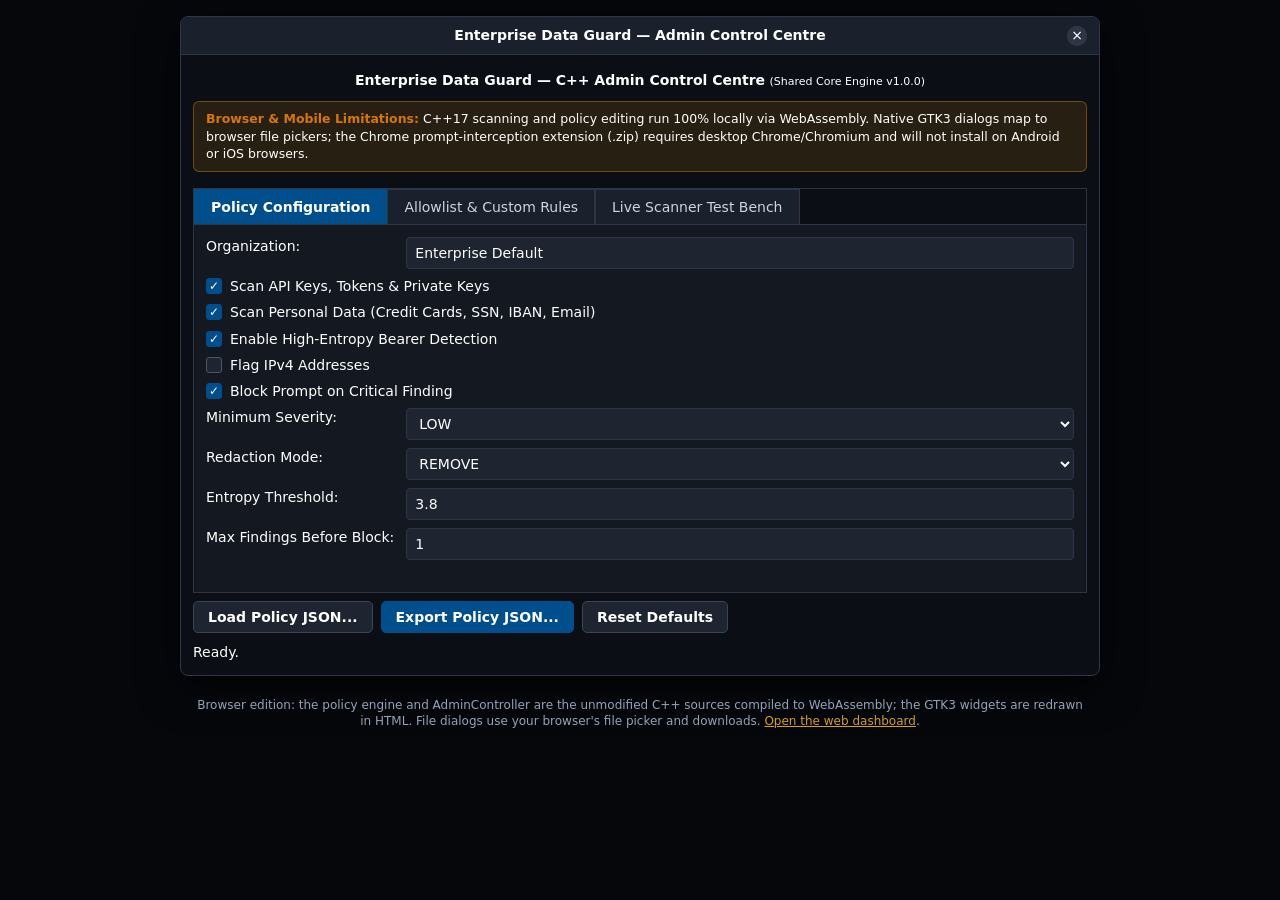
<file: demos/data-guard-admin/index.html>
<!doctype html>
<html lang="en"><head><meta charset="utf-8"><meta name="viewport" content="width=device-width,initial-scale=1">
<title>Enterprise Data Guard - Admin Control Centre</title>
<link rel="stylesheet" href="admin.css"></head>
<body>
<div class="desk">
<div class="window" id="window">
  <div class="titlebar"><span class="wm"></span><span class="title">Enterprise Data Guard — Admin Control Centre</span><span class="wm close">×</span></div>
  <div class="root">
    <div class="header"><b>Enterprise Data Guard — C++ Admin Control Centre</b> <small>(Shared Core Engine v1.0.0)</small></div>
    <div style="padding:8px 12px;margin-bottom:8px;background:rgba(245,158,11,0.12);border:1px solid rgba(245,158,11,0.35);border-radius:6px;font-size:12.5px;line-height:1.4;">
      <strong style="color:#d97706;">Browser &amp; Mobile Limitations:</strong> C++17 scanning and policy editing run 100% locally via WebAssembly. Native GTK3 dialogs map to browser file pickers; the Chrome prompt-interception extension (.zip) requires desktop Chrome/Chromium and will not install on Android or iOS browsers.
    </div>
    <div class="notebook">
      <div class="tabs" role="tablist">
        <button class="tab checked" role="tab" data-page="p0">Policy Configuration</button>
        <button class="tab" role="tab" data-page="p1">Allowlist &amp; Custom Rules</button>
        <button class="tab" role="tab" data-page="p2">Live Scanner Test Bench</button>
      </div>
      <div class="stack">
        <section id="p0" class="page grid">
          <label class="gl r0">Organization:</label><input id="org" class="c1 r0" type="text">
          <label class="chk r1"><input id="secrets" type="checkbox"><span class="box"></span>Scan API Keys, Tokens &amp; Private Keys</label>
          <label class="chk r2"><input id="pii" type="checkbox"><span class="box"></span>Scan Personal Data (Credit Cards, SSN, IBAN, Email)</label>
          <label class="chk r3"><input id="entropy" type="checkbox"><span class="box"></span>Enable High-Entropy Bearer Detection</label>
          <label class="chk r4"><input id="ip" type="checkbox"><span class="box"></span>Flag IPv4 Addresses</label>
          <label class="chk r5"><input id="block" type="checkbox"><span class="box"></span>Block Prompt on Critical Finding</label>
          <label class="gl r6">Minimum Severity:</label><select id="minsev" class="c1 r6"><option>LOW</option><option>MEDIUM</option><option>HIGH</option><option>CRITICAL</option></select>
          <label class="gl r7">Redaction Mode:</label><select id="redact" class="c1 r7"><option>PLACEHOLDER</option><option>MASK</option><option>REMOVE</option></select>
          <label class="gl r8">Entropy Threshold:</label><input id="ethr" class="c1 r8" type="number" min="2" max="6" step="0.1">
          <label class="gl r9">Max Findings Before Block:</label><input id="maxf" class="c1 r9" type="number" min="0" max="100" step="1">
        </section>
        <section id="p1" class="page col" hidden>
          <div class="row"><input id="allowEntry" class="grow" placeholder="Allowlist token or email..."><button id="addAllow">Add Allowlist Entry</button></div>
          <textarea id="allowView" class="tv grow" readonly></textarea>
          <div class="row"><input id="ruleId" placeholder="Rule ID (e.g. CUST-1)"><input id="rulePat" class="grow" placeholder="Regex pattern..."><select id="ruleSev"><option>LOW</option><option>MEDIUM</option><option selected>HIGH</option><option>CRITICAL</option></select><button id="addRule">Add Custom Rule</button></div>
          <textarea id="ruleView" class="tv grow" readonly></textarea>
        </section>
        <section id="p2" class="page col" hidden>
          <textarea id="testIn" class="tv grow" spellcheck="false"></textarea>
          <button id="runScan" class="azure-primary">Run C++ Policy Scan</button>
          <textarea id="testOut" class="tv grow" readonly></textarea>
        </section>
      </div>
    </div>
    <div class="row actions"><button id="load">Load Policy JSON...</button><button id="save" class="azure-primary">Export Policy JSON...</button><button id="reset">Reset Defaults</button></div>
    <div id="status" class="status">Ready.</div>
  </div>
</div>
</div>
<div id="dialogWrap" class="dialogWrap" hidden><div class="dialog" role="dialog" aria-modal="true"><div class="titlebar"><span class="title" id="dlgTitle"></span></div><div class="dlgBody"><label>Name: <input id="dlgName" type="text"></label><p class="hint" id="dlgHint"></p><div class="row end"><button id="dlgCancel">Cancel</button><button id="dlgOk" class="azure-primary">Save</button></div></div></div></div>
<input id="fileIn" type="file" accept=".json,application/json" hidden>
<p class="foot">Browser edition: the policy engine and AdminController are the unmodified C++ sources compiled to WebAssembly; the GTK3 widgets are redrawn in HTML. File dialogs use your browser's file picker and downloads. <a href="../data-guard/index.html">Open the web dashboard</a>.</p>
<script src="admin_core.js"></script><script src="admin.js"></script>
</body></html>
</file>
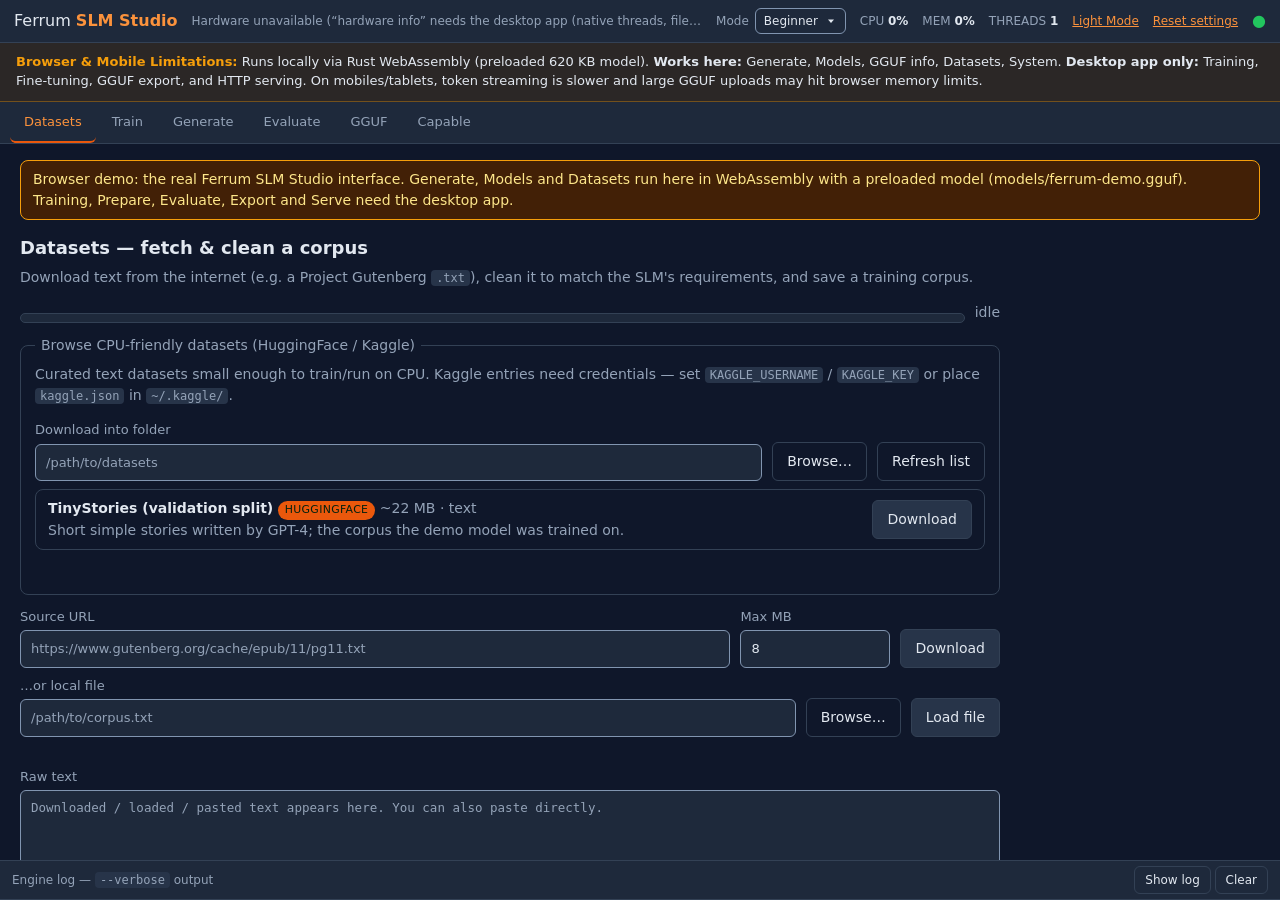
<file: demos/ferrum-cpu-studio/index.html>
<!DOCTYPE html>
<html lang="en">
<head>
  <meta charset="UTF-8" />
  <meta name="viewport" content="width=device-width, initial-scale=1.0" />
  <title>Ferrum SLM Studio</title>
  <link rel="icon" href="favicon.ico" sizes="any" />
  <link rel="stylesheet" href="styles.css" />
</head>
<body>
  <!-- ── Top bar ─────────────────────────────────────────────────────────── -->
  <header id="topbar">
    <div class="brand">
      <span data-tip="The app name. Every tab calls the Ferrum engine library that the train_transformer and ferrum-serve command-line tools use too, and every model it writes is a GGUF file: byte-level BPE models also run in llama.cpp, Ollama and LM Studio, character-level ones only in Ferrum.">Ferrum <b>SLM Studio</b></span>
    </div>
    <div data-tip="Your hardware as the Studio detected it: CPU threads and cores, total and free RAM, and any GPU found. Ferrum is CPU-only, so a GPU is listed but never used. Free RAM is refreshed every 5 seconds; the line as it is now, which the top bar may cut short, follows." data-tip-live class="hwline muted" id="hwLine">Detecting your hardware...</div>
    <div class="mini-stats" id="miniStats">
      <label class="mode-switch">Mode
        <select id="uiMode">
          <option value="beginner">Beginner</option>
          <option value="expert">Expert</option>
        </select>
      </label>
      <span data-tip="Total CPU load of the whole machine in percent, counting every program, not only Ferrum. It is refreshed by the system monitor, every 1.5 seconds by default, and freezes when monitoring is switched off on the System tab." class="mini">CPU <b id="miniCpu">–</b></span>
      <span data-tip="Share of this machine's memory in use, in percent, counting every program. Training, fine-tuning and serving a model raise it. It is refreshed by the system monitor and freezes when monitoring is switched off on the System tab." class="mini">MEM <b id="miniMem">–</b></span>
      <span data-tip="Number of worker threads Ferrum's matrix kernels use, taken from the FERRUM_NUM_THREADS environment variable or, when that is not set, the detected core count. Generation and evaluation give identical results at any thread count; only speed changes." class="mini">THREADS <b id="miniThreads">–</b></span>
      <button id="themeSwitch" type="button" class="linkbtn" onclick="(function(b){var l=document.documentElement.getAttribute('data-theme')!=='light';if(l){document.documentElement.setAttribute('data-theme','light');b.textContent='Dark Mode';}else{document.documentElement.removeAttribute('data-theme');b.textContent='Light Mode';}})(this)">Light Mode</button>
      <button id="resetSettings" class="linkbtn">Reset settings</button>
      <span data-tip="Backend connection. A filled green dot means the window talks to the Ferrum backend and every job works; a hollow red ring means the page runs outside the Tauri app, so training, the shell and the system monitor are unavailable." class="conn" id="connDot" role="img" aria-label="Backend not connected">○</span>
    </div>
  </header>

  <div style="padding:10px 16px;background:rgba(245,158,11,0.12);border-bottom:1px solid rgba(245,158,11,0.35);font-size:13px;line-height:1.45;">
    <strong style="color:#f59e0b;">Browser &amp; Mobile Limitations:</strong> Runs locally via Rust WebAssembly (preloaded 620 KB model). <strong>Works here:</strong> Generate, Models, GGUF info, Datasets, System. <strong>Desktop app only:</strong> Training, Fine-tuning, GGUF export, and HTTP serving. On mobiles/tablets, token streaming is slower and large GGUF uploads may hit browser memory limits.
  </div>

  <!-- ── Tabs ────────────────────────────────────────────────────────────── -->
  <div id="tabs" role="tablist" aria-label="Studio sections">
    <button class="tab active" id="tab-datasets" data-tab="datasets" role="tab" aria-controls="panel-datasets" aria-selected="true" tabindex="0">Datasets</button>
    <button class="tab adv-only" id="tab-prepare" data-tab="prepare" role="tab" aria-controls="panel-prepare" aria-selected="false" tabindex="-1">Prepare</button>
    <button class="tab" id="tab-train" data-tab="train" role="tab" aria-controls="panel-train" aria-selected="false" tabindex="-1">Train</button>
    <button class="tab" id="tab-generate" data-tab="generate" role="tab" aria-controls="panel-generate" aria-selected="false" tabindex="-1">Generate</button>
    <button class="tab" id="tab-evaluate" data-tab="evaluate" role="tab" aria-controls="panel-evaluate" aria-selected="false" tabindex="-1">Evaluate</button>
    <button class="tab adv-only" id="tab-models" data-tab="models" role="tab" aria-controls="panel-models" aria-selected="false" tabindex="-1">Models</button>
    <button class="tab" id="tab-gguf" data-tab="gguf" role="tab" aria-controls="panel-gguf" aria-selected="false" tabindex="-1">GGUF</button>
    <button class="tab adv-only" id="tab-finetune" data-tab="finetune" role="tab" aria-controls="panel-finetune" aria-selected="false" tabindex="-1">Fine-tune</button>
    <button class="tab adv-only" id="tab-export" data-tab="export" role="tab" aria-controls="panel-export" aria-selected="false" tabindex="-1">Export</button>
    <button class="tab adv-only" id="tab-serve" data-tab="serve" role="tab" aria-controls="panel-serve" aria-selected="false" tabindex="-1">Serve</button>
    <button class="tab adv-only" id="tab-system" data-tab="system" role="tab" aria-controls="panel-system" aria-selected="false" tabindex="-1">System</button>
    <button class="tab" id="tab-capable" data-tab="capable" role="tab" aria-controls="panel-capable" aria-selected="false" tabindex="-1">Capable</button>
  </div>

  <main id="content">
    <div data-tip="This warning appears only when the page is opened outside the Tauri desktop app, for example in a plain browser. Forms and tool-tips still work, but every button that needs the backend reports an error. Start the app with cargo tauri dev." id="webBanner" class="banner hidden">
      ⚠ Running outside the Tauri runtime — backend features (training, the shell,
      system monitor) are unavailable. Launch with <code>cargo tauri dev</code>.
    </div>

    <!-- ── Datasets ──────────────────────────────────────────────────────── -->
    <section class="panel active" id="panel-datasets" role="tabpanel" aria-labelledby="tab-datasets">
      <h2 data-tip="The Datasets tab turns raw text into a training corpus: fetch it from a URL, HuggingFace or Kaggle, or load a local file, then clean it, check the statistics and save it as a plain text file for the Train tab.">Datasets — fetch &amp; clean a corpus</h2>
      <p class="hint" data-tip="There are three ways in: Download from a URL, Load file from disk, or pasting into Raw text. Clean and preview never changes the raw text, and nothing reaches the disk until Save corpus writes the cleaned text, which the Train tab's Corpus field then uses if it is empty.">Download text from the internet (e.g. a Project Gutenberg
        <code>.txt</code>), clean it to match the SLM's requirements, and save a
        training corpus.</p>
      <div class="row">
        <div data-tip="Progress, from 0 to 100 percent, of the current Source URL, catalog, HuggingFace or Kaggle download or of a Clean run. It fills only when the total size is known. One runs at a time: the other buttons wait until it ends." class="progress" role="progressbar" aria-label="Download and clean progress" aria-valuemin="0" aria-valuemax="100" aria-valuenow="0"><div class="bar" id="dsBar"></div></div>
        <span data-tip="What the bar beside it is doing: idle, the megabytes downloaded so far out of the total, or the megabytes and documents cleaned. After a download it names the size and the source, after Clean only the megabytes cleaned, and after a failure it returns to idle." id="dsProgress" class="muted" role="status">idle</span>
      </div>

      <fieldset>
        <legend data-tip="This box lists curated text datasets small enough to train on a CPU and fetches single files from HuggingFace or Kaggle into the download folder. Every finished download is put into the local file field below, ready for Load file.">Browse CPU-friendly datasets (HuggingFace / Kaggle)</legend>
        <p class="hint" data-tip="HuggingFace files need no account except gated repositories, which take the Token field. Kaggle credentials are read by the backend from KAGGLE_USERNAME and KAGGLE_KEY or from ~/.kaggle/kaggle.json. Every download here is capped at 512 MiB and goes into the download folder.">Curated text datasets small enough to train/run on CPU.
          Kaggle entries need credentials — set <code>KAGGLE_USERNAME</code> /
          <code>KAGGLE_KEY</code> or place <code>kaggle.json</code> in
          <code>~/.kaggle/</code>.</p>
        <div class="row">
          <label>Download into folder
            <input type="text" id="dsDestDir" placeholder="/path/to/datasets" />
          </label>
          <button class="ghost browse-dir" id="dsDestDirBrowse" data-target="dsDestDir">Browse…</button>
          <button id="dsCatalogLoad" class="ghost">Refresh list</button>
        </div>
        <div data-tip="The dataset list: one card per entry with its name, source, approximate size, format and a short description, and a Download button that saves the file into the folder above. The list is built into the app; Refresh list reloads it." id="dsCatalog" class="catalog"></div>

        <div class="row adv-only">
          <label>HuggingFace repo
            <input type="text" id="dsHfRepo" placeholder="owner/name (e.g. roneneldan/TinyStories)" />
          </label>
          <label>File
            <input type="text" id="dsHfFile" placeholder="TinyStories-valid.txt" />
          </label>
          <label class="narrow">Token (gated)
            <input type="text" id="dsHfToken" placeholder="optional" />
          </label>
          <button id="dsHfDownload">Fetch HF</button>
        </div>
        <div class="row adv-only">
          <label>Kaggle owner/slug
            <input type="text" id="dsKgRepo" placeholder="owner/dataset" />
          </label>
          <label>File
            <input type="text" id="dsKgFile" placeholder="data.csv" />
          </label>
          <button id="dsKgDownload">Fetch Kaggle</button>
        </div>
        <span data-tip="Errors from the catalog, HuggingFace and Kaggle downloads appear here, for example a missing download folder, missing Kaggle credentials or a failed connection, with a hint and a Copy details button below. It is empty when all is well." class="err" id="errDsCatalog" role="alert"></span>
      </fieldset>

      <div class="row">
        <label>Source URL
          <input type="text" id="dsUrl" placeholder="https://www.gutenberg.org/cache/epub/11/pg11.txt" />
        </label>
        <label class="narrow">Max MB
          <input type="number" id="dsMaxMb" value="8" min="1" step="1" />
        </label>
        <button id="dsDownload">Download</button>
      </div>
      <div class="row">
        <label>…or local file
          <input type="text" id="dsFile" placeholder="/path/to/corpus.txt" />
        </label>
        <button class="ghost browse" id="dsFileBrowse" data-target="dsFile">Browse…</button>
        <button id="dsLoadFile">Load file</button>
      </div>
      <span data-tip="Errors from the Source URL download and from Load file appear here: an empty field, a URL that does not start with http or https, a host that does not answer, or a file that cannot be read. Empty means no error." class="err" id="errDsSource" role="alert"></span>

      <label>Raw text
        <textarea id="dsRaw" rows="6" placeholder="Downloaded / loaded / pasted text appears here. You can also paste directly."></textarea>
      </label>

      <fieldset class="adv-only">
        <legend data-tip="These switches decide what Clean and preview does to the raw text: drop Project Gutenberg headers and footers, collapse blank lines, turn smart punctuation into ASCII, remove control characters, lowercase, and cap the length. The Raw text box itself is never changed.">Cleaning options</legend>
        <label class="chk"><input type="checkbox" id="optGutenberg" checked /> Strip Project Gutenberg boilerplate</label>
        <label class="chk"><input type="checkbox" id="optCollapse" checked /> Collapse blank lines / trailing spaces</label>
        <label class="chk"><input type="checkbox" id="optPunct" checked /> Normalize smart punctuation → ASCII</label>
        <label class="chk"><input type="checkbox" id="optControl" checked /> Strip control characters</label>
        <label class="chk"><input type="checkbox" id="optLower" /> Lowercase (shrinks vocabulary)</label>
        <label class="narrow">Max chars (0 = all)
          <input type="number" id="optMaxChars" value="0" min="0" step="1000" />
        </label>
      </fieldset>

      <div class="row">
        <button id="dsClean" class="primary">Clean &amp; preview</button>
        <div data-tip="Statistics of the cleaned corpus after Clean and preview: characters, words, lines, bytes, and the number of distinct characters, which is the vocabulary a character-level model would need. It stays empty until the first clean." class="stats" id="dsStats"></div>
      </div>
      <span data-tip="Errors from Clean and preview appear here, for example when the Raw text box is empty or nothing is left after cleaning, which means the options removed everything. A hint and a Copy details button appear below it." class="err" id="errDsClean" role="alert"></span>

      <label>Cleaned preview
        <textarea id="dsPreview" rows="6" readonly placeholder="Cleaned corpus preview…"></textarea>
      </label>

      <div class="row">
        <label>Save to
          <input type="text" id="dsOut" placeholder="/path/to/clean_corpus.txt" />
        </label>
        <button class="ghost browse-save" id="dsOutBrowse" data-target="dsOut">Browse…</button>
        <button id="dsSave" class="primary">Save corpus</button>
        <button id="btnGoTrain" class="ghost">Continue to Train →</button>
      </div>
      <span data-tip="Errors from Save corpus appear here: nothing cleaned yet, an empty Save to path, or a folder or file the app cannot create or write. Missing parent folders are created automatically, so a brand-new path is fine." class="err" id="errDsSave" role="alert"></span>
    </section>

    <!-- ── Prepare (clean + split text files, like `train_transformer prepare`) ── -->
    <section class="panel" id="panel-prepare" role="tabpanel" aria-labelledby="tab-prepare">
      <h2 data-tip="The Prepare tab cleans text files or whole folders straight from disk, can drop duplicate documents, and splits them into train, validation and test files with a manifest, exactly like the train_transformer prepare command with the same options.">Prepare — clean, deduplicate and split a dataset</h2>
      <p class="hint" data-tip="The same split seed and the same documents always give the same split, and the seed is written into the manifest so a run can be repeated. Pressing Stop leaves every existing file unchanged. Progress counts bytes read across all input files.">Reads text files or whole folders straight from disk (a big corpus never
        goes through this window), cleans every document, and writes
        <code>train.txt</code>, <code>val.txt</code>, <code>test.txt</code> and a
        <code>manifest.json</code> that records what was done. It runs the same code as
        <code>train_transformer prepare</code>, so the same options give the same files.</p>

      <label>Input files and folders (one per line)
        <textarea id="dpInputs" rows="3" placeholder="/path/to/book.txt&#10;/path/to/folder-of-texts"></textarea>
      </label>
      <div class="row">
        <button class="ghost browse-add" id="dpAddFile" data-target="dpInputs">Add file…</button>
        <button class="ghost browse-add-dir" id="dpAddDir" data-target="dpInputs">Add folder…</button>
      </div>
      <div class="row">
        <label>Output folder <input type="text" id="dpOut" placeholder="/path/to/prepared" /></label>
        <button class="ghost browse-dir" id="dpOutBrowse" data-target="dpOut">Browse…</button>
      </div>

      <div class="grid">
        <label>Validation share <input type="number" id="dpVal" value="0.05" min="0" max="0.99" step="0.01" /></label>
        <label>Test share <input type="number" id="dpTest" value="0.05" min="0" max="0.99" step="0.01" /></label>
        <label>Split seed <input type="number" id="dpSeed" value="42" min="0" /></label>
        <label>Min chars <input type="number" id="dpMin" value="1" min="0" /></label>
        <label>Max chars (0=off) <input type="number" id="dpMax" value="0" min="0" /></label>
        <label>Document separator <input type="text" id="dpSep" value="&lt;|endoftext|&gt;" /></label>
      </div>
      <div class="row">
        <label class="chk"><input type="checkbox" id="dpDedup" /> Drop duplicate documents</label>
        <label class="chk"><input type="checkbox" id="dpNfkc" /> Unicode NFKC</label>
        <label class="chk"><input type="checkbox" id="dpLower" /> Lowercase</label>
        <label class="chk"><input type="checkbox" id="dpGutenberg" /> Strip Project Gutenberg boilerplate</label>
        <label class="chk"><input type="checkbox" id="dpLossy" /> Replace invalid UTF-8 bytes</label>
      </div>
      <span data-tip="Problems with the Prepare form or run appear here: no inputs, no output folder, a share that is not between 0 and 1, shares that add up to 1 or more, a negative whole number, or a file that cannot be read." class="err" id="errPrepare" role="alert"></span>

      <div class="row">
        <button id="dpRun" class="primary">Prepare</button>
        <button id="dpCancel" class="ghost hidden">Stop</button>
        <div data-tip="Progress of the running preparation, from 0 to 100 percent, measured in bytes of input read out of the total size of all input files. It jumps to 100 percent when the run finishes and starts again at 0 on the next run." class="progress" role="progressbar" aria-label="Dataset preparation progress" aria-valuemin="0" aria-valuemax="100" aria-valuenow="0"><div class="bar" id="dpBar"></div></div>
        <span data-tip="What the preparation is doing: idle, then the file number, megabytes read out of the total and documents read so far, then done or error, or stopped when Stop was pressed, in which case no files were changed." id="dpStatus" class="muted" role="status">idle</span>
      </div>
      <div data-tip="The summary of the last run: files read and seconds taken, the documents, characters, bytes and path of each split, why documents were rejected, the manifest path, and the same summary line the command line prints." id="dpResult" class="result"></div>
      <div class="row">
        <button id="dpUse" class="ghost hidden">Use the splits in Train and Evaluate</button>
      </div>
    </section>

    <!-- ── Train ─────────────────────────────────────────────────────────── -->
    <section class="panel" id="panel-train" role="tabpanel" aria-labelledby="tab-train">
      <h2 data-tip="The Train tab trains a new GPT-2 style transformer language model from scratch on your corpus, on the CPU, and saves it as a GGUF file. The Vocab field chooses a character-level model (0) or a byte-level BPE vocabulary (256 or more).">Train a transformer SLM</h2>
      <div class="row">
        <label>Corpus <input type="text" id="trCorpus" placeholder="/path/to/corpus.txt, or a token file made below" /></label>
        <button class="ghost browse" id="trCorpusBrowse" data-target="trCorpus">Browse…</button>
      </div>
      <div class="row">
        <label>Model output <input type="text" id="trModel" placeholder="/path/to/model.gguf" /></label>
        <button class="ghost browse-save" id="trModelBrowse" data-target="trModel">Browse…</button>
      </div>
      <div class="row">
        <label>Model size preset
          <select id="trPreset">
            <option value="custom" selected>Custom</option>
            <option value="tiny">Tiny (~0.2M params — fastest)</option>
            <option value="small">Small (~1.5M params — balanced)</option>
            <option value="medium">Medium (~7M params — stronger)</option>
          </select>
        </label>
      </div>

      <div class="grid">
        <label class="adv-only">Context <input type="number" id="trContext" value="16" min="1" /></label>
        <label class="adv-only">Embed dim <input type="number" id="trEmbed" value="32" min="1" /></label>
        <label class="adv-only">Heads <input type="number" id="trHeads" value="4" min="1" /></label>
        <label class="adv-only">Blocks <input type="number" id="trBlocks" value="2" min="1" /></label>
        <label class="adv-only">Hidden <input type="number" id="trHidden" value="64" min="1" /></label>
        <label>Epochs <input type="number" id="trEpochs" value="100" min="1" /></label>
        <label class="adv-only">LR <input type="number" id="trLr" value="0.01" step="0.001" min="0" /></label>
        <label class="adv-only">Batch <input type="number" id="trBatch" value="16" min="1" /></label>
        <label class="adv-only">Vocab (0/≥256) <input type="number" id="trVocab" value="512" min="0" /></label>
        <label class="adv-only">Threads (0=auto) <input type="number" id="trThreads" value="0" min="0" /></label>
        <label class="adv-only">Seed <input type="number" id="trSeed" value="1337" min="0" /></label>
        <label class="adv-only">Stride (0=ctx) <input type="number" id="trStride" value="0" min="0" /></label>
        <label class="adv-only">Token budget (0=off) <input type="text" id="trTokens" value="0" /></label>
        <label class="adv-only">Weight decay <input type="number" id="trWd" value="0" step="0.01" min="0" /></label>
        <label class="adv-only">Dropout <input type="number" id="trDropout" value="0" step="0.05" min="0" max="0.95" /></label>
        <label class="adv-only">Grad clip (0=off) <input type="number" id="trClip" value="0" step="0.1" min="0" /></label>
        <label class="adv-only">Warmup steps <input type="number" id="trWarmup" value="0" min="0" /></label>
        <label class="adv-only">Val fraction (0=off) <input type="number" id="trVal" value="0" step="0.05" min="0" max="0.5" /></label>
        <label class="adv-only">Patience <input type="number" id="trPatience" value="0" min="0" /></label>
        <label class="adv-only">Tokenizer file <input type="text" id="trTokenizer" placeholder="optional, e.g. tok.gguf" /></label>
        <label class="adv-only">Checkpoint file <input type="text" id="trCkpt" placeholder="optional, e.g. run.fckp" /></label>
        <label class="adv-only">Checkpoint every <input type="number" id="trCkptEvery" value="0" min="0" /></label>
        <label class="adv-only">Max seconds (empty=off) <input type="text" id="trMaxSeconds" inputmode="decimal" placeholder="e.g. 3600" /></label>
        <label class="adv-only">Metrics CSV file <input type="text" id="trMetricsCsv" placeholder="optional, e.g. run.csv" /></label>
      </div>
      <div class="row adv-only">
        <label class="chk"><input type="checkbox" id="trCosine" /> Cosine LR (with warmup)</label>
        <label class="chk"><input type="checkbox" id="trTie" /> Tie embedding + head</label>
        <label class="chk"><input type="checkbox" id="trQat" checked /> Int8 QAT</label>
        <label class="chk"><input type="checkbox" id="trResume" /> Resume from checkpoint</label>
      </div>
      <div class="grid adv-only">
        <label>Save precision
          <select id="trQuant">
            <option value="f32">f32 (full precision)</option>
            <option value="int8" selected>int8 (Q8_0)</option>
            <option value="int4">int4 (Q4_0)</option>
          </select>
        </label>
      </div>
      <label class="chk adv-only"><input type="checkbox" id="trVerbose" /> Verbose (stream engine internals to the terminal)</label>
      <fieldset class="adv-only">
        <legend data-tip="This optional block turns a corpus too big for memory into a token file once, using an existing tokenizer file. Training then streams the tokens from disk, so RAM does not grow with the corpus, and the model comes out the same.">Tokenize a large corpus first (optional)</legend>
        <p class="hint" data-tip="Tokenize corpus writes a ferrum-tokens GGUF file of token ids. When it finishes, the Train Corpus field is set to that file and the pre-flight check runs again, which then shows the file's token, document and vocabulary counts.">For text too big to hold in memory: turn it into a token file once, then put
          that file in the <strong>Corpus</strong> field above. Training streams it from disk, so RAM
          does not grow with the corpus. It uses the <strong>Tokenizer file</strong> field above, which
          must already exist (a first training run with that field filled in creates it), and gives the
          same model as training on the text.</p>
        <div class="row">
          <label>Text file or folder <input type="text" id="tkInput" placeholder="/path/to/corpus.txt or a folder of texts" /></label>
          <button class="ghost browse" id="tkInputBrowse" data-target="tkInput">File…</button>
          <button class="ghost browse-dir" id="tkInputDirBrowse" data-target="tkInput">Folder…</button>
        </div>
        <div class="row">
          <label>Token file to write <input type="text" id="tkOut" placeholder="/path/to/corpus.tok.gguf" /></label>
          <button class="ghost browse-save" id="tkOutBrowse" data-target="tkOut">Save as…</button>
          <label class="narrow">Document separator <input type="text" id="tkSep" value="&lt;|endoftext|&gt;" /></label>
        </div>
        <span data-tip="Problems with tokenizing appear here: an empty text, tokenizer or output field, a tokenizer file that does not exist yet, or text that cannot be read. A first training run with the Tokenizer file field filled in creates that tokenizer." class="err" id="errTokenize" role="alert"></span>
        <div class="row">
          <button id="tkRun">Tokenize corpus</button>
          <button id="tkCancel" class="ghost hidden">Stop</button>
          <div data-tip="Progress of the tokenizing run, from 0 to 100 percent, in bytes of text read out of the total size of all input files. It reaches 100 percent when the token file has been written and starts at 0 on the next run." class="progress" role="progressbar" aria-label="Tokenizing progress" aria-valuemin="0" aria-valuemax="100" aria-valuenow="0"><div class="bar" id="tkBar"></div></div>
          <span data-tip="What tokenizing is doing: idle, then the file number, megabytes read out of the total and tokens written so far, then done or error, or stopped when Stop was pressed, in which case no token file was written." id="tkStatus" class="muted" role="status">idle</span>
        </div>
        <div data-tip="The summary of the last tokenizing run: tokens and documents written, number of files, vocabulary size, seconds, bytes in and out and the token file path, plus the matching command-line line. The Train Corpus field then points at that file." id="tkResult" class="result"></div>
      </fieldset>
      <fieldset>
        <legend data-tip="The pre-flight check runs 300 milliseconds after any Train field changes. It estimates the parameter count and peak RAM of the run and whether llama.cpp can run the result. Train stays disabled while the run would exceed the RAM limit, unless the box below is ticked.">Pre-flight check</legend>
        <div data-tip="Pre-flight cards: parameter count, estimated peak RAM against the usable limit and the free RAM, whether llama.cpp can run the model and why, the tokens, documents and vocabulary of the token file plus a note on corpus and RAM when the corpus is one, and any problem to fix first." id="trPreflight" class="infocards"></div>
        <p data-tip="Why Train is blocked: the run needs more RAM than the engine allows, which is three quarters of the free RAM and at most 16 GB. Lower batch, context, embed dim or blocks, or tick the box below to skip the check." class="hint" id="trPreflightWhy"></p>
        <label class="chk hidden" id="trForceLabel"><input type="checkbox" id="trForce" /> I know, try anyway (skip the RAM check)</label>
      </fieldset>
      <span data-tip="Problems with training appear here: a required field left empty, a number out of range, an embed dim not divisible by the heads, a vocab between 1 and 255, Resume without a checkpoint file, or an engine error during the run." class="err" id="errTrain" role="alert"></span>

      <div class="row">
        <button id="trStart" class="primary">Train</button>
        <button id="trCancel" class="ghost hidden">Stop training</button>
        <div data-tip="Training progress from 0 to 100 percent: epochs finished out of the epochs requested. Under a token budget the number of epochs is not known in advance, so the bar does not move, but the status beside it still counts." class="progress" role="progressbar" aria-label="Training progress" aria-valuemin="0" aria-valuemax="100" aria-valuenow="0"><div class="bar" id="trBar"></div></div>
        <span data-tip="The training status: idle, training, then the current epoch out of the total with its loss, then done, error, or the step at which Stop ended the run. The loss should fall as the epochs go by." id="trStatus" class="muted" role="status">idle</span>
      </div>
      <canvas data-tip="The training loss curve: one point per reported epoch, only the latest 1000 kept, scaled between the lowest and the highest of the plotted points, whose values are printed on the chart. A falling line means the model is learning." id="trChart" width="900" height="140" role="img" aria-label="Training loss curve"></canvas>
      <pre data-tip="The result of the last training run: bytes written and model path, method, final loss and seconds, input and output dimensions, tokenizer and layer count. A run ended by Stop still saves the model trained so far." id="trResult" class="result"></pre>
      <div class="row">
        <button id="btnGoGenerate" class="ghost">Generate text with this model →</button>
        <button id="btnGoEvaluate" class="ghost">Evaluate this model →</button>
      </div>
    </section>

    <!-- ── Generate ──────────────────────────────────────────────────────── -->
    <section class="panel" id="panel-generate" role="tabpanel" aria-labelledby="tab-generate">
      <h2 data-tip="The Generate tab writes new text with a Ferrum model trained in this Studio or with the command line. The text appears in the box below while it is produced when streaming is on, or all at once at the end.">Generate (with live streaming)</h2>
      <div class="row">
        <label>Model <input type="text" id="genModel" placeholder="/path/to/model.gguf" /></label>
        <button class="ghost browse" id="genModelBrowse" data-target="genModel">Browse…</button>
      </div>
      <label>Seed text
        <textarea id="genSeed" rows="3" placeholder="Once upon a time"></textarea>
      </label>
      <div class="grid">
        <label>Chars <input type="number" id="genChars" value="200" min="1" /></label>
        <label>Temperature (0 = greedy) <input type="number" id="genTemp" value="0.7" step="0.05" min="0" /></label>
        <label class="adv-only">Gen seed (blank=random) <input type="number" id="genSeedNum" placeholder="random" /></label>
        <label class="adv-only">Max tokens (0 = use chars) <input type="number" id="genMaxTokens" value="0" min="0" step="1" /></label>
        <label class="adv-only">Top-k (0 = off) <input type="number" id="genTopK" value="20" min="0" step="1" /></label>
        <label class="adv-only">Top-p (1.0 = off) <input type="number" id="genTopP" value="1.0" min="0.01" max="1" step="0.05" /></label>
        <label class="adv-only">Repetition penalty (1.0 = off) <input type="number" id="genRep" value="1.2" min="0" step="0.05" /></label>
      </div>
      <label class="adv-only">Stop strings (one per line)
        <textarea id="genStop" rows="2" placeholder="e.g. a full stop and space, or \n for a new line"></textarea>
      </label>
      <label class="chk"><input type="checkbox" id="genStream" checked /> Stream output live</label>
      <label class="chk adv-only"><input type="checkbox" id="genVerbose" /> Verbose</label>
      <span data-tip="Problems with generating appear here: no model path, a number out of range such as Top-p above 1 or Chars below 1, a file that is not a Ferrum model, or an engine error while writing." class="err" id="errGen" role="alert"></span>
      <div class="row">
        <button id="genStart" class="primary">Generate</button>
        <button id="genCancel" class="ghost hidden">Stop</button>
        <span class="spinner hidden" id="genSpin" aria-hidden="true"></span><span data-tip="The generation status: generating while the model writes, then done or stopped with the number of characters returned, or error. The spinner beside it turns for as long as a generation runs." id="genStatus" class="muted" role="status"></span>
      </div>
      <div data-tip="The generated text. With streaming on it shows only the continuation, grows piece by piece and is set from the final result at the end, so a late piece is never lost; with streaming off the whole text, seed included, appears at the end." id="genOut" class="output" placeholder="Generated text appears here…"></div>
    </section>

    <!-- ── Evaluate ──────────────────────────────────────────────────────── -->
    <section class="panel" id="panel-evaluate" role="tabpanel" aria-labelledby="tab-evaluate">
      <h2 data-tip="The Evaluate tab scores models on text they were not trained on and adds one table row per scored text. Lower perplexity is better; a model that learned nothing scores about its vocabulary size, the uniform baseline.">Evaluate — held-out perplexity</h2>
      <p class="hint" data-tip="A held-out text and an optional test file give one row each, so a model can be checked on two texts in one run. Perplexity compares only models with the same vocabulary; the bits per byte column compares any two models on the same text.">Score one or more models on text they were <em>not</em> trained
        on. Lower perplexity is better; a model that learned nothing scores its
        vocabulary size.</p>
      <div class="row">
        <label>Model <input type="text" id="evModel" placeholder="/path/to/model.gguf" /></label>
        <button class="ghost browse" id="evModelBrowse" data-target="evModel">Browse…</button>
      </div>
      <div class="row">
        <label>Held-out text file <input type="text" id="evFile" placeholder="/path/to/heldout.txt (or paste below)" /></label>
        <button class="ghost browse" id="evFileBrowse" data-target="evFile">Browse…</button>
      </div>
      <label>…or paste held-out text
        <textarea id="evText" rows="3" placeholder="Paste held-out text to score against"></textarea>
      </label>
      <div class="row adv-only">
        <label>Test text file (optional) <input type="text" id="evTestFile" placeholder="/path/to/test.txt — scored as a second row" /></label>
        <button class="ghost browse" id="evTestFileBrowse" data-target="evTestFile">Browse…</button>
      </div>
      <label class="chk adv-only"><input type="checkbox" id="evLossy" /> Decode invalid UTF-8 lossily (replace bad bytes instead of refusing the file)</label>
      <fieldset class="adv-only">
        <legend data-tip="These settings apply only when the model is an imported Llama or Qwen GGUF, which is then scored like the eval-gguf command: precision, window length, an optional fine-tune checkpoint and the RAM override. Ferrum models ignore them.">Imported Llama/Qwen GGUF only</legend>
        <p class="hint" data-tip="Precision chooses how the imported weights are held in memory: f32 is exact, int8 and int4 are smaller and lossy. A fine-tune checkpoint forces f32. Window tokens 0 lets the scorer choose the window, and the RAM box skips the memory check.">A Ferrum model needs none of these. For a Llama or Qwen
          <code>.gguf</code> the model is scored like <code>eval-gguf</code>.</p>
        <div class="grid">
          <label>Precision
            <select id="evQuant">
              <option value="f32">f32 (exact)</option>
              <option value="int8">int8</option>
              <option value="int4">int4</option>
            </select>
          </label>
          <label>Window tokens (0 = auto) <input type="number" id="evCtx" value="0" min="0" step="1" /></label>
        </div>
        <div class="row">
          <label>Fine-tune checkpoint (optional) <input type="text" id="evResume" placeholder="/path/to/finetune.flck — scores the tuned weights (forces f32)" /></label>
          <button class="ghost browse" id="evResumeBrowse" data-target="evResume">Browse…</button>
        </div>
        <label class="chk"><input type="checkbox" id="evForce" /> Load even if it may exceed available RAM</label>
      </fieldset>
      <span data-tip="Problems with evaluating appear here: no model, no held-out text or file, a text too short to score, a file that cannot be read or is not valid UTF-8 without the lossy option, or a model that will not load." class="err" id="errEval" role="alert"></span>
      <div class="row">
        <button id="evRun" class="primary">Evaluate &amp; add row</button>
        <button id="evClear" class="ghost">Clear table</button>
        <span class="spinner hidden" id="evSpin" aria-hidden="true"></span><span data-tip="The evaluation status: evaluating while scoring runs, then added, or added with the number of rows when a test file was scored too, or error. A notice also reports the perplexity of each new row." id="evStatus" class="muted" role="status"></span>
      </div>
      <div class="row">
        <label>Save JSON to <input type="text" id="evJsonPath" placeholder="/path/to/eval.json" /></label>
        <button class="ghost browse-save" id="evJsonBrowse" data-target="evJsonPath">Browse…</button>
        <button id="evSaveJson" class="ghost">Save JSON</button>
      </div>
      <span data-tip="Problems with Save JSON appear here: no evaluation in the table, an empty path, or a file that cannot be written. The saved file has the same keys as eval --json, under held_out and test when both were scored." class="err" id="errEvalJson" role="alert"></span>
      <table data-tip="The results table: one row per scored text, newest at the bottom, kept across restarts for up to 50 runs. A row's verdict says learned when its perplexity is below half the uniform baseline. Clear table empties it." id="evTable" class="data">
        <thead><tr>
          <th data-tip="The file name of the model that was scored, without its folder. Compare perplexity only between models with the same vocabulary; bits per byte compares any two models that scored the same text.">Model</th><th data-tip="Which text the row scored: held-out for the text pasted or named in the held-out file field, test for the optional test text file, which is scored the same way and reported as a second row.">Set</th><th data-tip="How many next-token predictions were scored, about the number of tokens in the text. More predictions give a steadier result, and a very short text gives a noisy perplexity. It is the tokens field of the saved JSON report.">Predictions</th><th data-tip="Average cross-entropy per predicted token, in nats, the natural-logarithm unit: how surprised the model was by each real next token. Lower is better, and the perplexity column is e raised to this number.">Cross-entropy (nats)</th>
          <th data-tip="The same cross-entropy in bits instead of nats, that is divided by ln 2: the average number of bits the model would need to encode each token of the text. Lower is better.">Bits/token</th><th data-tip="Cross-entropy spread over the bytes of the text instead of its tokens: total bits divided by bytes. It does not depend on the vocabulary, so it compares character-level and BPE models fairly. Lower is better.">Bits/byte</th><th data-tip="The headline number: e to the cross-entropy, read as the number of tokens the model was choosing between at each step. Lower is better, and a value near the uniform baseline means the model learned almost nothing.">Perplexity</th><th data-tip="The perplexity of a model that guesses uniformly over its whole vocabulary, which equals the vocabulary size. It is the score of a model that learned nothing, and the yardstick of the verdict column.">Uniform baseline</th>
          <th data-tip="Wall-clock seconds the scoring of this text took on this machine. It grows with model size and text length, and depends on the precision, the number of Ferrum threads and any other load on the machine.">Seconds</th><th data-tip="Learned when the perplexity is below half the uniform baseline, otherwise weak. It is a quick sanity check, not a quality grade: a weak model has barely beaten random guessing over its vocabulary.">Verdict</th>
        </tr></thead>
        <tbody></tbody>
      </table>
    </section>

    <!-- ── Models ────────────────────────────────────────────────────────── -->
    <section class="panel" id="panel-models" role="tabpanel" aria-labelledby="tab-models">
      <h2 data-tip="The Models tab reads a Ferrum model file from disk and shows what is inside it, without changing it. Use it to check a model's tokenizer, size and shape before generating, evaluating or exporting with it.">Models — inspect / load from disk</h2>
      <div class="row">
        <label>Model file <input type="text" id="miPath" placeholder="/path/to/model.gguf" /></label>
        <button class="ghost browse" id="miPathBrowse" data-target="miPath">Browse…</button>
        <button id="miInspect" class="primary">Inspect / reload</button>
      </div>
      <span data-tip="Problems with Inspect appear here: an empty path, a file that does not exist or cannot be read, or a file that is not a valid Ferrum model. A hint and a Copy details button for the full message sit below it." class="err" id="errModel" role="alert"></span>
      <div data-tip="The model's details after Inspect: file path, size in bytes, GGUF format, name, task, input and output dimensions, the tokenizer with its vocabulary size, the number of BPE merges (0 for a character-level model) and the layer count." id="miInfo" class="infocards"></div>
    </section>

    <!-- ── GGUF (import & run Llama/Qwen checkpoints) ─────────────────────── -->
    <section class="panel" id="panel-gguf" role="tabpanel" aria-labelledby="tab-gguf">
      <h2 data-tip="The GGUF tab imports an external Llama or Qwen checkpoint in GGUF format and generates text from it on the CPU. Inspect reads only the header; Run loads the weights at the chosen precision and writes a reply.">GGUF — import &amp; run a Llama/Qwen checkpoint</h2>
      <p class="hint" data-tip="Every Run loads the whole model into memory at the chosen precision and then generates up to Max new tokens; the status line reports tokens per second. A model that may not fit in the free RAM is refused unless the RAM box below is ticked.">Load an external <code>.gguf</code> model (F32/F16/Q8_0/Q8_1/Q4_0/Q4_1/Q4_K/Q5_K/Q6_K)
        and generate from it. CPU-only: a 1B model decodes at only a few tokens/sec and a
        real prompt takes tens of seconds to ingest. Prefer <strong>int8</strong> for speed,
        <strong>int4</strong> for memory. Quantized import is lossy; <strong>f32</strong> avoids it.</p>
      <div class="row">
        <label>GGUF file <input type="text" id="ggPath" placeholder="/path/to/model.gguf" /></label>
        <button class="ghost browse" id="ggPathBrowse" data-target="ggPath">Browse…</button>
        <button id="ggInspect" class="ghost">Inspect</button>
      </div>
      <div data-tip="Cards after Inspect: architecture and whether Ferrum can run it, GGUF version and tensor count, the shape (width, layers, heads, key-value heads, vocabulary), tokenizer, resident RAM at int4, int8 and f32, free RAM and a note." id="ggInfo" class="infocards"></div>
      <label>Prompt
        <textarea id="ggPrompt" rows="3" placeholder="Once upon a time"></textarea>
      </label>
      <div class="grid">
        <label>Precision
          <select id="ggQuant">
            <option value="int8">int8 (fastest)</option>
            <option value="int4">int4 (smallest)</option>
            <option value="f32">f32 (no re-quant)</option>
          </select>
        </label>
        <label>Max new tokens <input type="number" id="ggMax" value="64" min="1" /></label>
        <label>Temperature (0 = greedy) <input type="number" id="ggTemp" value="0.8" step="0.05" min="0" /></label>
        <label class="adv-only">Top-k (0 = off) <input type="number" id="ggTopK" value="0" min="0" step="1" /></label>
        <label class="adv-only">Top-p (1.0 = off) <input type="number" id="ggTopP" value="1.0" min="0.01" max="1" step="0.05" /></label>
        <label class="adv-only">Repetition penalty (1.0 = off) <input type="number" id="ggRep" value="1.0" min="0" step="0.05" /></label>
        <label class="adv-only">Gen seed (blank=random) <input type="number" id="ggSeed" placeholder="random" /></label>
      </div>
      <label class="adv-only">Stop strings (one per line)
        <textarea id="ggStop" rows="2" placeholder="e.g. a full stop and space, or \n for a new line"></textarea>
      </label>
      <label class="adv-only">Token IDs (only if the file has no tokenizer)
        <input type="text" id="ggIds" placeholder="e.g. 1 234 56" />
      </label>
      <div class="row adv-only">
        <label>Fine-tune checkpoint (optional) <input type="text" id="ggResume" placeholder="/path/to/finetune.flck — overlays trained weights (forces f32)" /></label>
        <button class="ghost browse" id="ggResumeBrowse" data-target="ggResume">Browse…</button>
      </div>
      <label class="chk"><input type="checkbox" id="ggChatFmt" checked /> Chat format (auto)</label>
      <label class="chk adv-only"><input type="checkbox" id="ggForce" /> Load even if it may exceed available RAM</label>
      <span data-tip="Problems with the GGUF tab appear here: no file, neither a prompt nor token IDs, a sampler value out of range, a model too big for the free RAM without the override, or an architecture or tensor type that cannot be run." class="err" id="errGguf" role="alert"></span>
      <div class="row">
        <button id="ggRun" class="primary">Run</button>
        <button id="ggCancel" class="ghost hidden">Stop</button>
        <span class="spinner hidden" id="ggSpin" aria-hidden="true"></span><span data-tip="The run status: inspecting, loading and generating, then done with the tokens generated, seconds, tokens per second and prompt length, or stopped, or cancelled when the size warning was declined, or error." id="ggStatus" class="muted" role="status"></span>
      </div>
      <div data-tip="Progress of the running GGUF generation, from 0 to 100 percent: tokens produced out of Max new tokens. It can stop short when the model ends its answer or a stop string matches, and it jumps to 100 percent when the run finishes." class="progress" role="progressbar" aria-label="GGUF generation progress" aria-valuemin="0" aria-valuemax="100" aria-valuenow="0"><div class="bar" id="ggBar"></div></div>
      <div data-tip="The text the imported model generated for your prompt, appearing as it is produced and replaced by the final text when the run ends. With Chat format on, the prompt was first wrapped in a chat template when one was detected from the file's metadata or architecture; otherwise it was sent as plain text. Select the text to copy it." id="ggOut" class="output" placeholder="Generated text appears here…"></div>
    </section>

    <!-- ── Fine-tune (GGUF) ──────────────────────────────────────────────── -->
    <section class="panel" id="panel-finetune" role="tabpanel" aria-labelledby="tab-finetune">
      <h2 data-tip="The Fine-tune tab adapts an imported Llama or Qwen GGUF to your own text with AdamW in full f32 precision and writes a .flck checkpoint. Training needs roughly four times the f32 weight size in RAM.">Fine-tune — adapt an imported GGUF to your corpus</h2>
      <p class="hint" data-tip="The base GGUF file is never changed: only the .flck checkpoint is written, and a Resume checkpoint continues an earlier run. Pressing Stop still saves the checkpoint so far. Each extra thread holds its own copy of the gradients, costing RAM about the size of the weights.">AdamW fine-tunes a Llama/Qwen <code>.gguf</code> on your own text (full-precision f32 masters),
        then writes a <code>.flck</code> checkpoint. Run it back on the <strong>GGUF</strong> tab via the
        “Fine-tune checkpoint” field. CPU-only: keep the model small — training needs roughly
        4× the f32 weight size in RAM (weights + gradient + Adam moments).</p>
      <div class="row">
        <label>GGUF file <input type="text" id="ftPath" placeholder="/path/to/model.gguf" /></label>
        <button class="ghost browse" id="ftPathBrowse" data-target="ftPath">Browse…</button>
      </div>
      <div class="row">
        <label>Training corpus (.txt) <input type="text" id="ftCorpus" placeholder="/path/to/corpus.txt" /></label>
        <button class="ghost browse" id="ftCorpusBrowse" data-target="ftCorpus">Browse…</button>
      </div>
      <div class="row">
        <label>Output checkpoint (.flck) <input type="text" id="ftOut" placeholder="/path/to/finetune.flck" /></label>
        <button class="ghost browse-save" id="ftOutBrowse" data-target="ftOut">Browse…</button>
      </div>
      <div class="grid">
        <label>Epochs <input type="number" id="ftEpochs" value="3" min="1" /></label>
        <label>Learning rate <input type="number" id="ftLr" value="0.0001" step="0.00005" min="0" /></label>
        <label>Batch size <input type="number" id="ftBatch" value="8" min="1" /></label>
        <label>Sequence length <input type="number" id="ftSeq" value="64" min="2" /></label>
        <label>Warmup steps (0=off) <input type="number" id="ftWarmup" value="0" min="0" /></label>
        <label>Grad clip (0=off) <input type="number" id="ftClip" value="1.0" step="0.1" min="0" /></label>
        <label>Weight decay <input type="number" id="ftWd" value="0.0" step="0.01" min="0" /></label>
        <label>Dropout <input type="number" id="ftDropout" value="0.0" step="0.05" min="0" max="0.95" /></label>
        <label>Threads (0=auto) <input type="number" id="ftThreads" value="0" min="0" /></label>
        <label>Seed <input type="number" id="ftSeed" value="1337" min="0" /></label>
      </div>
      <div class="row">
        <label>Resume checkpoint (optional) <input type="text" id="ftResume" placeholder="/path/to/prev.flck — continue a run" /></label>
        <button class="ghost browse" id="ftResumeBrowse" data-target="ftResume">Browse…</button>
      </div>
      <label class="chk"><input type="checkbox" id="ftQat" /> Quantization-aware (int8) fine-tuning</label>
      <label class="chk"><input type="checkbox" id="ftForce" /> Train even if the estimate exceeds available RAM</label>
      <div class="row adv-only">
        <label>Max seconds (empty=off) <input type="text" id="ftMaxSeconds" inputmode="decimal" placeholder="e.g. 3600" /></label>
        <label>Sample temperature <input type="number" id="ftTemp" value="0.8" step="0.1" min="0" /></label>
        <label>Sample tokens <input type="number" id="ftSampleTokens" value="48" min="1" /></label>
      </div>
      <label class="chk adv-only"><input type="checkbox" id="ftSample" /> Generate a sample from the tuned model afterwards</label>
      <label class="chk adv-only"><input type="checkbox" id="ftVerbose" /> Verbose (stream engine internals to the terminal)</label>
      <span data-tip="Problems with fine-tuning appear here: an empty model, corpus or output path, a number out of range, a RAM estimate above the free memory without the override, a model that cannot be trained, or an engine error during training." class="err" id="errFt" role="alert"></span>
      <div class="row">
        <button id="ftRun" class="primary">Fine-tune</button>
        <button id="ftCancel" class="ghost hidden">Stop fine-tuning</button>
        <div data-tip="Fine-tuning progress from 0 to 100 percent: epochs finished out of the epochs requested. Each epoch is one full pass over the training corpus, so a big corpus or a big model moves the bar slowly." class="progress" role="progressbar" aria-label="Fine-tuning progress" aria-valuemin="0" aria-valuemax="100" aria-valuenow="0"><div class="bar" id="ftBar"></div></div>
        <span class="spinner hidden" id="ftSpin" aria-hidden="true"></span><span data-tip="The fine-tune status: fine-tuning, then the current epoch out of the total with its loss and perplexity, then done, error, or the step at which Stop ended the run. The spinner beside it turns while it runs." id="ftStatus" class="muted" role="status"></span>
      </div>
      <canvas data-tip="The fine-tuning loss curve: one point per reported epoch, only the latest 1000 kept, scaled between the lowest and the highest of the plotted points, whose values are printed on the chart. A falling line means the model is adapting to your corpus." id="ftChart" width="900" height="140" role="img" aria-label="Fine-tuning loss curve"></canvas>
      <div data-tip="The result of the last fine-tune: checkpoint bytes and path, epochs, first and final loss, tokens, steps and seconds, and where to use the checkpoint. A run ended by Stop still saves a checkpoint that can be resumed." id="ftResult" class="result"></div>
    </section>

    <!-- ── Export (write a GGUF back out) ───────────────────────────────── -->
    <section class="panel" id="panel-export" role="tabpanel" aria-labelledby="tab-export">
      <h2 data-tip="The Export tab writes an imported GGUF, optionally with a fine-tune checkpoint applied, to a new GGUF file in the number format you choose. The new file runs in llama.cpp, Ollama and LM Studio as it is.">Export — write a model back to GGUF</h2>
      <p class="hint" data-tip="Export loads every weight as f32 first, so it needs about the f32 size in RAM that Inspect shows, and it is refused when that exceeds the free RAM unless the RAM box below is ticked. Only the output file is written.">Serializes a Llama/Qwen <code>.gguf</code> — optionally with a
        fine-tune checkpoint applied — to a new GGUF that runs in llama.cpp, ollama,
        or LM Studio. <strong>f16/f32</strong> are lossless (f32 masters); re-quantizing an
        already-quantized file is lossy. Norms and biases stay f32; a matrix whose row
        length is not block-aligned for the chosen type falls back to f16 (the summary
        below shows exactly what was written).</p>
      <div class="row">
        <label>Source GGUF <input type="text" id="exPath" placeholder="/path/to/model.gguf" /></label>
        <button class="ghost browse" id="exPathBrowse" data-target="exPath">Browse…</button>
        <button id="exInspect" class="ghost">Inspect</button>
      </div>
      <div data-tip="Cards after Inspect: architecture and whether it can be exported, GGUF version and tensor count, shape, tokenizer, the f32 memory the export needs because it loads every weight as f32, and the free RAM." id="exInfo" class="infocards"></div>
      <div class="grid">
        <label>Output type
          <select id="exQuant">
            <option value="q8_0">q8_0 (default — high quality)</option>
            <option value="q4_k">q4_k (small, modern)</option>
            <option value="q5_k">q5_k</option>
            <option value="q6_k">q6_k (near-lossless)</option>
            <option value="q4_0">q4_0 (legacy)</option>
            <option value="q4_1">q4_1 (legacy)</option>
            <option value="q8_1">q8_1 (legacy)</option>
            <option value="f16">f16 (lossless, 2 B/param)</option>
            <option value="f32">f32 (lossless, 4 B/param)</option>
          </select>
        </label>
      </div>
      <div class="row">
        <label>Fine-tune checkpoint (optional) <input type="text" id="exResume" placeholder="/path/to/finetune.flck — export tuned weights" /></label>
        <button class="ghost browse" id="exResumeBrowse" data-target="exResume">Browse…</button>
      </div>
      <div class="row">
        <label>Output file (.gguf) <input type="text" id="exOut" placeholder="/path/to/out.gguf" /></label>
        <button class="ghost browse-save" id="exOutBrowse" data-target="exOut">Save as…</button>
      </div>
      <label class="chk"><input type="checkbox" id="exForce" /> Export even if the estimate exceeds available RAM</label>
      <label class="chk adv-only"><input type="checkbox" id="exVerbose" /> Verbose (stream engine internals to the terminal)</label>
      <span data-tip="Problems with exporting appear here: an empty source or output path, a model too big for the free RAM without the override, an architecture that cannot be exported, or a file that cannot be read or written." class="err" id="errExport" role="alert"></span>
      <div class="row">
        <button id="exExport" class="primary">Export</button>
        <button id="exCancel" class="ghost hidden">Cancel export</button>
        <span class="spinner hidden" id="exSpin" aria-hidden="true"></span><span data-tip="The export status: inspecting or starting, then a line for each phase of the export while it runs, then done or error, or cancelled when the size warning was declined or Cancel export was pressed." id="exStatus" class="muted" role="status"></span>
      </div>
      <div data-tip="The result of the last export: bytes written, output path and seconds, and a summary of the tensor types written, which shows any matrix that fell back to f16 because its row length was not block-aligned for the chosen type." id="exResult" class="result"></div>

      <fieldset>
        <legend data-tip="This block hands a Ferrum byte-level BPE model, a gpt2 GGUF, to Ollama or LM Studio, with the same code as the export-ollama and export-lmstudio commands. Any other model is refused before a tool starts.">Run a Ferrum model in Ollama or LM Studio</legend>
        <p class="hint" data-tip="Export to Ollama runs ollama create with a generated Modelfile, and Import into LM Studio runs lms import. Each tool is found by its program field, then the FERRUM_OLLAMA or FERRUM_LMS variable, then PATH, then its default install path.">Only Ferrum's own byte-level BPE models (<code>gpt2</code> GGUF) run
          there; anything else is refused before a tool starts (an imported llama model needs a
          hand-written Modelfile, Manual section 9.5).
          This runs the same code as <code>export-ollama</code> and <code>export-lmstudio</code>.
          Use <strong>Show Modelfile and commands</strong> first: it starts nothing.</p>
        <div class="row">
          <label>Ferrum model (.gguf) <input type="text" id="rxPath" placeholder="/path/to/model.gguf (trained here, BPE vocabulary)" /></label>
          <button class="ghost browse" id="rxPathBrowse" data-target="rxPath">Browse…</button>
        </div>
        <div class="grid">
          <label>Ollama model name <input type="text" id="rxName" value="ferrum-model" /></label>
          <label>LM Studio repo (optional) <input type="text" id="rxRepo" placeholder="publisher/name; empty = ferrum/&lt;file name&gt;" /></label>
        </div>
        <div class="row">
          <label>ollama program (optional) <input type="text" id="rxOllamaBin" placeholder="empty = FERRUM_OLLAMA, PATH, ~/.local/bin/ollama" /></label>
          <button class="ghost browse" id="rxOllamaBinBrowse" data-target="rxOllamaBin">Browse…</button>
        </div>
        <div class="row">
          <label>lms program (optional) <input type="text" id="rxLmsBin" placeholder="empty = FERRUM_LMS, PATH, ~/.lmstudio/bin/lms" /></label>
          <button class="ghost browse" id="rxLmsBinBrowse" data-target="rxLmsBin">Browse…</button>
        </div>
        <div class="row">
          <label>Modelfile to write (for Write Modelfile only) <input type="text" id="rxModelfileOut" placeholder="/path/to/ferrum.Modelfile" /></label>
          <button class="ghost browse-save" id="rxModelfileOutBrowse" data-target="rxModelfileOut">Save as…</button>
        </div>
        <span data-tip="Problems with the Ollama and LM Studio export appear here: an empty model, name or Modelfile field, a model that is not a Ferrum BPE model, a tool that cannot be found, or a tool that failed." class="err" id="errRuntime" role="alert"></span>
        <div class="row">
          <button id="rxPreview" class="ghost">Show Modelfile and commands</button>
          <button id="rxOllama" class="primary">Export to Ollama</button>
          <button id="rxLms" class="primary">Import into LM Studio</button>
          <button id="rxWriteModelfile" class="ghost">Write Modelfile only</button>
          <button id="rxCancel" class="ghost hidden">Stop</button>
          <span data-tip="The status of the Ollama or LM Studio step: looking while previewing, then empty once the preview is shown or error; running or writing during a run, then done, stopped or error. An Ollama create can take a while on a big model, and the buttons stay disabled meanwhile." id="rxStatus" class="muted" role="status"></span>
        </div>
        <label>Modelfile
          <textarea id="rxModelfile" rows="6" readonly placeholder="The Modelfile appears here."></textarea>
        </label>
        <div data-tip="What the last step did: for a preview, the tool each target would use and its commands, ending with Nothing was run; after a run, the summary, every command that ran and the tool's output." id="rxResult" class="result"></div>
      </fieldset>
    </section>

    <!-- ── Serve ─────────────────────────────────────────────────────────── -->
    <section class="panel" id="panel-serve" role="tabpanel" aria-labelledby="tab-serve">
      <h2 data-tip="The Serve tab starts an HTTP server for one Ferrum model inside this window, the same server as the ferrum-serve command, so scripts and evaluation harnesses can score and generate text over HTTP.">Serve — an HTTP server for one model</h2>
      <p class="hint" data-tip="The server answers on /health, /v1/info, /v1/loglikelihood, /v1/loglikelihood_rolling and /v1/generate. The Studio never stores or logs the token, and Stop server waits at most 10 seconds for running requests before cutting them off.">Starts the same server as the <code>ferrum-serve</code> command inside this
        window, so other programs (an evaluation harness, a script, <code>curl</code>) can score
        text and generate with a Ferrum model over HTTP. One model at a time. It listens on this
        machine only unless you change the host, and then it needs a bearer token. Nothing is sent
        anywhere else.</p>
      <div class="row">
        <label>Model <input type="text" id="svModel" placeholder="/path/to/model.gguf" /></label>
        <button class="ghost browse" id="svModelBrowse" data-target="svModel">Browse…</button>
      </div>
      <div class="grid">
        <label>Host <input type="text" id="svHost" value="127.0.0.1" autocomplete="off" /></label>
        <label>Port (0 = pick a free one) <input type="number" id="svPort" value="8080" min="0" max="65535" step="1" /></label>
        <label>Max batch <input type="number" id="svMaxBatch" value="64" min="1" step="1" /></label>
        <label>Max characters per text <input type="number" id="svMaxChars" value="65536" min="1" step="1" /></label>
        <label>Max request body (bytes) <input type="number" id="svMaxBody" value="8388608" min="1" step="1" /></label>
        <label>Max tokens per generation <input type="number" id="svMaxTokens" value="4096" min="1" step="1" /></label>
      </div>
      <div class="grid adv-only">
        <label>Precision (imported GGUF)
          <select id="svQuant">
            <option value="int8">int8 (default)</option>
            <option value="int4">int4 (smallest)</option>
            <option value="f32">f32 (largest)</option>
          </select>
        </label>
        <label>Repetition penalty <input type="number" id="svRepPenalty" value="1" min="0.05" max="10" step="0.05" /></label>
      </div>
      <label class="chk adv-only"><input type="checkbox" id="svForce" /> Load even if it may exceed available RAM</label>
      <div class="row">
        <label>Bearer token (optional on this machine) <input type="password" id="svToken" autocomplete="off" spellcheck="false" /></label>
        <button class="ghost" id="svGenToken">Generate</button>
        <label class="chk"><input type="checkbox" id="svShowToken" /> Show token</label>
      </div>
      <span data-tip="Problems with the server appear here: an empty model or host, a port above 65535, a limit below 1, a port already taken, a host other than this machine without a token, or a model that will not load." class="err" id="errServe" role="alert"></span>
      <div class="row">
        <button id="svStart" class="primary">Start server</button>
        <button id="svStop" class="ghost hidden">Stop server</button>
        <span class="spinner hidden" id="svSpin" aria-hidden="true"></span><span data-tip="The server status: loading the model, running, stopping, then stopped with the number of requests answered, or error. If the server stops on its own, it reads stopped and the server log below says why." id="svStatus" class="muted" role="status"></span>
      </div>
      <div id="svRunning" class="hidden">
        <p data-tip="Where the running server listens, as a full URL, and how many requests it has answered so far. The counter is refreshed once per second while the server runs, and this line is hidden when no server runs.">Listening at <code id="svUrl"></code> — <b id="svRequests">0</b> requests so far</p>
        <div class="row">
          <button class="ghost" id="svCopyUrl">Copy URL</button>
          <button class="ghost" id="svCopyCurl">Copy curl example</button>
        </div>
        <pre data-tip="A ready-to-paste curl command that asks the running server for 32 tokens after Once upon a time. When a token is set, the command reads it from the FERRUM_TOKEN environment variable, so the copied text never contains the token." id="svCurl" class="result"></pre>
      </div>
      <h3 data-tip="The server log below lists the server's own messages and every request it answered, newest at the bottom. It keeps the latest 500 lines and is not saved anywhere when the window closes.">Server log</h3>
      <div data-tip="The server log: one line per server message or answered request, newest at the bottom, at most the latest 500 lines. It can be focused with Tab and scrolled with the keys; screen readers do not announce each new line." id="svLog" class="serverlog" role="log" aria-live="off" aria-label="Server log" tabindex="0"></div>
    </section>

    <!-- ── System ────────────────────────────────────────────────────────── -->
    <section class="panel" id="panel-system" role="tabpanel" aria-labelledby="tab-system">
      <h2 data-tip="The System monitor shows the live CPU load, memory use and per-core load of this machine, polled from the backend at the interval below. The same poll feeds the CPU, MEM and THREADS figures in the top bar.">System monitor</h2>
      <p data-tip="The full hardware line: CPU threads and cores, total and free RAM, and any GPU detected. Ferrum runs only on the CPU, so a GPU is listed but not used. Free RAM is refreshed every 5 seconds." class="hint" id="hwSystem">Detecting your hardware...</p>
      <div class="row">
        <label class="chk"><input type="checkbox" id="sysOn" checked /> Monitoring on</label>
        <label class="narrow">Interval (s) <input type="number" id="sysInterval" value="1.5" step="0.5" min="0.5" /></label>
      </div>
      <div class="sysgrid">
        <div class="gauge">
          <h3 data-tip="The CPU total gauge below shows the load of all CPU cores together, as a percentage with one decimal and as a bar, for every program on the machine, not only Ferrum. It is refreshed at each monitor poll.">CPU total</h3>
          <div data-tip="Total CPU load in percent, averaged over all cores and counting every program on the machine, with one decimal. It is refreshed at each monitor poll and stays at the last value while monitoring is switched off." class="big" id="sysCpu">–</div>
          <div data-tip="Bar view of the total CPU load, from empty at 0 percent to full at 100 percent. Screen readers read the same value as a progress bar named CPU load, refreshed at every monitor poll." class="meter" role="progressbar" aria-label="CPU load" aria-valuemin="0" aria-valuemax="100" aria-valuenow="0"><div id="sysCpuBar"></div></div>
        </div>
        <div class="gauge">
          <h3 data-tip="The Memory gauge below shows how much of this machine's RAM is in use, as a percentage, as a bar and as used out of total, counting every program. Compare it with the peak RAM estimate on the Train tab.">Memory</h3>
          <div data-tip="Share of RAM in use, in percent with one decimal, counting every program on the machine. The line below gives the same amount as used and total size. It stays at the last value while monitoring is switched off." class="big" id="sysMem">–</div>
          <div data-tip="Bar view of the memory in use, from empty at 0 percent to full at 100 percent of the total RAM. Screen readers read it as a progress bar named Memory in use, refreshed at every monitor poll." class="meter" role="progressbar" aria-label="Memory in use" aria-valuemin="0" aria-valuemax="100" aria-valuenow="0"><div id="sysMemBar"></div></div>
          <div data-tip="Memory in use and total memory, in units of 1024, so 1 GB here is 1024 MB. It stays empty until the first monitor poll. The free memory the Studio's estimates work with is in the hardware line above." class="muted" id="sysMemAbs"></div>
        </div>
        <div class="gauge">
          <h3 data-tip="The Ferrum threads gauge below shows how many worker threads the engine's parallel matrix kernels use. The number is fixed when the app starts, from FERRUM_NUM_THREADS or the detected core count, and does not change while it runs.">Ferrum threads</h3>
          <div data-tip="Size of Ferrum's worker thread pool. Set FERRUM_NUM_THREADS before starting the app to change it. Generation and evaluation results are identical at any thread count; more threads only change the speed." class="big" id="sysThreads">–</div>
          <div data-tip="The worker threads run Ferrum's hand-written parallel matrix multiplication. The Threads fields on the Train and Fine-tune tabs choose the training workers separately; 0 in those fields picks this number." class="muted">used by parallel kernels</div>
        </div>
      </div>
      <h3 data-tip="The per-core list below shows one entry for each logical CPU core with its load in percent and a bar, so you can see whether a job keeps all cores busy or only a few. It is refreshed at each monitor poll.">Per-core load</h3>
      <div data-tip="One entry per logical CPU core, numbered from 0, with its load in percent and a bar. The list is rebuilt at every monitor poll and stays empty until the first poll, or when the page runs outside the desktop app." id="sysCores" class="cores"></div>
    </section>

    <!-- ── Capable ───────────────────────────────────────────────────────── -->
    <section class="panel" id="panel-capable" role="tabpanel" aria-labelledby="tab-capable">
      <h2 data-tip="The Capable tab measures this machine with a short benchmark and estimates the range of model sizes, in parameters, that it can load, train or fine-tune within 24 hours, and run at 3 or more tokens per second.">Capable — what can this machine run?</h2>
      <p class="hint" data-tip="The results scale the time estimates in the button tool-tips and set the limits the GGUF and Export tabs warn about. Run it in the release app: a debug build runs the benchmark loops unoptimized and measures this machine as much slower.">Runs a quick (~1–2 s) micro-benchmark of memory bandwidth and
        matmul throughput on <em>this</em> CPU, then estimates the parameter range of an
        SLM this machine can <strong>load</strong>, <strong>train</strong> (&lt; 24 h),
        <strong>fine-tune</strong> (&lt; 24 h), and <strong>run</strong> (≥ 3 tok/s),
        plus a 24 h eval bound. Estimates are upper bounds — real models vary with
        architecture and context length.</p>
      <div class="row">
        <button id="capCheck" class="primary">Check this machine</button>
        <span class="spinner hidden" id="capSpin" aria-hidden="true"></span><span data-tip="The status of the check: benchmarking while the micro-benchmark runs, empty when it has finished and the report has opened, or error if it failed. The spinner beside it turns during the run, which takes about one to two seconds." id="capStatus" class="muted" role="status"></span>
      </div>
      <div data-tip="Summary of the last check: CPU name, cores and threads, free and total memory, measured memory bandwidth and matrix-multiply throughput, and the largest model it can load at int4 and run at int8. The report dialog has the full ranges." id="capCards" class="infocards"></div>
    </section>
  </main>

  <!-- ── Docked terminal ──────────────────────────────────────────────────── -->
  <section id="terminal" aria-label="Engine log">
    <div class="term-head">
      <span data-tip="The engine log dock: verbose engine output, for example from Train or Generate with Verbose ticked, plus messages from the Studio itself. It is shared by every tab and stays visible whichever tab is open.">Engine log — <code>--verbose</code> output</span>
      <div class="term-actions">
        <button id="btnToggleLog" class="ghost small" aria-expanded="true">Hide log</button>
        <button id="termClear" class="ghost small">Clear</button>
      </div>
    </div>
    <div data-tip="The engine log: one line per message, newest at the bottom, coloured by source, at most the latest 2000 lines. It can be focused with Tab and scrolled with the keys, and Clear empties it. Screen readers do not announce each line." id="termOut" class="term-out" role="log" aria-live="off" aria-label="Engine log output" tabindex="0"></div>
  </section>

  <!-- ── Capability report dialog ─────────────────────────────────────────── -->
  <dialog id="capDialog" class="capdlg" aria-labelledby="capDialogTitle">
    <form method="dialog">
      <h2 data-tip="The machine capability report from the last check of this machine. It opens by itself when the benchmark finishes and closes with the Close button or Escape; the summary cards stay on the Capable tab." id="capDialogTitle">Machine capability</h2>
      <div data-tip="The full report: CPU, cores, bandwidth and throughput, then a table of the parameter range for loading, training from scratch, fine-tuning, inference and an evaluation pass, each with the basis of its estimate. All of them are upper bounds." id="capDialogBody"></div>
      <menu class="dlg-actions">
        <button class="primary" id="capDialogClose" value="ok">Close</button>
      </menu>
    </form>
  </dialog>

  <!-- ── GGUF over-budget warning dialog ──────────────────────────────────── -->
  <dialog id="ggWarnDialog" class="capdlg" aria-labelledby="ggWarnTitle">
    <h2 data-tip="This dialog warns that the model has more parameters than this machine's estimated limits from the Capable check. It opens after Inspect, as advice only, and before Run or Export, where it asks whether to go on." id="ggWarnTitle">⚠ Model exceeds this machine's estimated limits</h2>
    <div data-tip="The model's parameter count and every limit it crosses, such as loading at int4 or inference at 3 tokens per second. If it crosses the fits-in-RAM limit, expect heavy swapping or a failed load; otherwise expect slowness." id="ggWarnBody"></div>
    <menu class="dlg-actions">
      <button id="ggWarnCancel" class="ghost">Cancel</button>
      <button id="ggWarnProceed" class="primary">Proceed anyway</button>
    </menu>
  </dialog>

  <div data-tip="Short notices appear here: a green edge for success, a red edge for errors, orange otherwise. A notice disappears after 5 seconds and an error after 15, and screen readers announce them. Most errors also stay beside their form." id="toasts" aria-live="polite" aria-atomic="false"></div>
  <script src="tauri-shim.js"></script>
  <script src="core/escape.js"></script>
  <script src="core/stream.js"></script>
  <script src="core/help.js"></script>
  <script src="core/tooltip.js"></script>
  <script src="core/estimate_view.js"></script>
  <script src="core/live.js"></script>
  <script src="core/a11y.js"></script>
  <script src="core/errors.js"></script>
  <script src="core/common.js"></script>
  <script src="core/settings.js"></script>
  <script src="core/mode.js"></script>
  <script src="core/shell.js"></script>
  <script src="tabs/datasets_tab.js"></script>
  <script src="tabs/prepare_tab.js"></script>
  <script src="tabs/tokenize_tab.js"></script>
  <script src="tabs/train_tab.js"></script>
  <script src="tabs/generate_tab.js"></script>
  <script src="tabs/evaluate_tab.js"></script>
  <script src="tabs/models_tab.js"></script>
  <script src="tabs/capable_tab.js"></script>
  <script src="core/gguf_budget.js"></script>
  <script src="tabs/gguf_tab.js"></script>
  <script src="tabs/finetune_tab.js"></script>
  <script src="tabs/runtime_tab.js"></script>
  <script src="tabs/export_tab.js"></script>
  <script src="tabs/serve_tab.js"></script>
  <script src="tabs/system_tab.js"></script>
  <script src="core/app.js"></script>
</body>
</html>
</file>
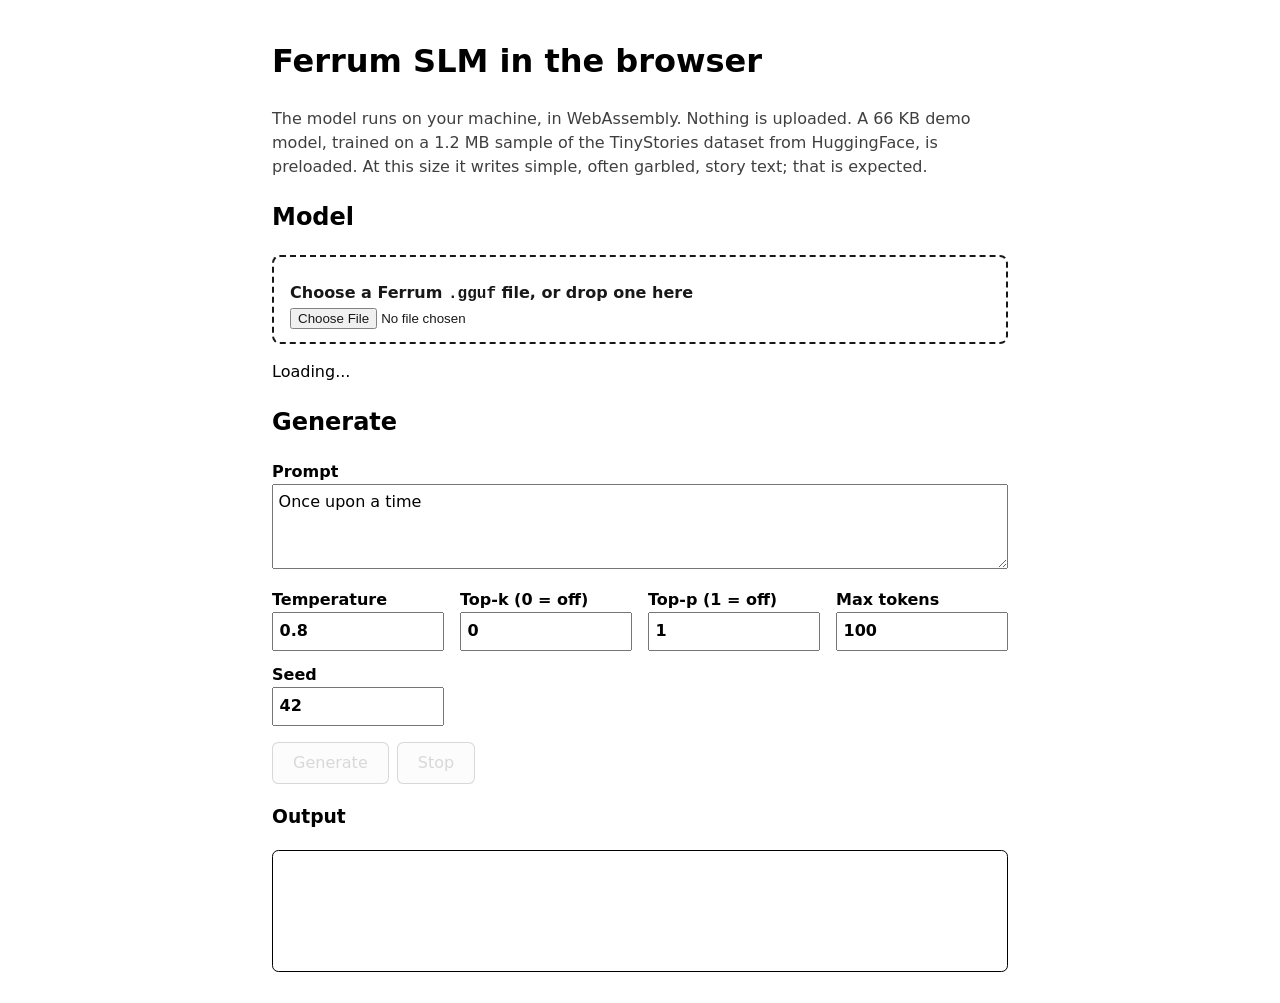
<file: demos/ferrum-cpu/index.html>
<!doctype html>
<html lang="en">
<head>
  <meta charset="utf-8">
  <meta name="viewport" content="width=device-width, initial-scale=1">
  <meta http-equiv="Content-Security-Policy" content="default-src 'self'; script-src 'self' 'wasm-unsafe-eval'; style-src 'self'; worker-src 'self'">
  <title>Ferrum SLM in the browser</title>
  <link rel="stylesheet" href="style.css">
</head>
<body>
  <main>
    <h1>Ferrum SLM in the browser</h1>
    <p class="note">The model runs on your machine, in WebAssembly. Nothing is uploaded. A 66 KB demo model, trained on a 1.2 MB sample of the TinyStories dataset from HuggingFace, is preloaded. At this size it writes simple, often garbled, story text; that is expected.</p>

    <section aria-labelledby="model-h">
      <h2 id="model-h">Model</h2>
      <div id="drop" class="drop">
        <label for="model-file">Choose a Ferrum <code>.gguf</code> file, or drop one here</label>
        <input type="file" id="model-file" accept=".gguf">
      </div>
      <p id="model-info" role="status">No model loaded.</p>
    </section>

    <section aria-labelledby="gen-h">
      <h2 id="gen-h">Generate</h2>
      <label for="prompt">Prompt</label>
      <textarea id="prompt" rows="3">Once upon a time</textarea>
      <div class="grid">
        <label for="temperature">Temperature <input type="number" id="temperature" value="0.8" min="0" step="0.05"></label>
        <label for="top-k">Top-k (0 = off) <input type="number" id="top-k" value="0" min="0" step="1"></label>
        <label for="top-p">Top-p (1 = off) <input type="number" id="top-p" value="1" min="0" max="1" step="0.05"></label>
        <label for="max-tokens">Max tokens <input type="number" id="max-tokens" value="100" min="1" step="1"></label>
        <label for="seed">Seed <input type="number" id="seed" value="42" min="0" max="4294967295" step="1"></label>
      </div>
      <div class="row">
        <button type="button" id="generate" disabled>Generate</button>
        <button type="button" id="stop" disabled>Stop</button>
      </div>
      <p id="error" role="alert" hidden></p>
      <h3 id="out-h">Output</h3>
      <pre id="output" aria-labelledby="out-h" aria-live="polite"></pre>
      <p id="stats" role="status"></p>
    </section>
  </main>
  <script type="module" src="demo.js"></script>
</body>
</html>
</file>
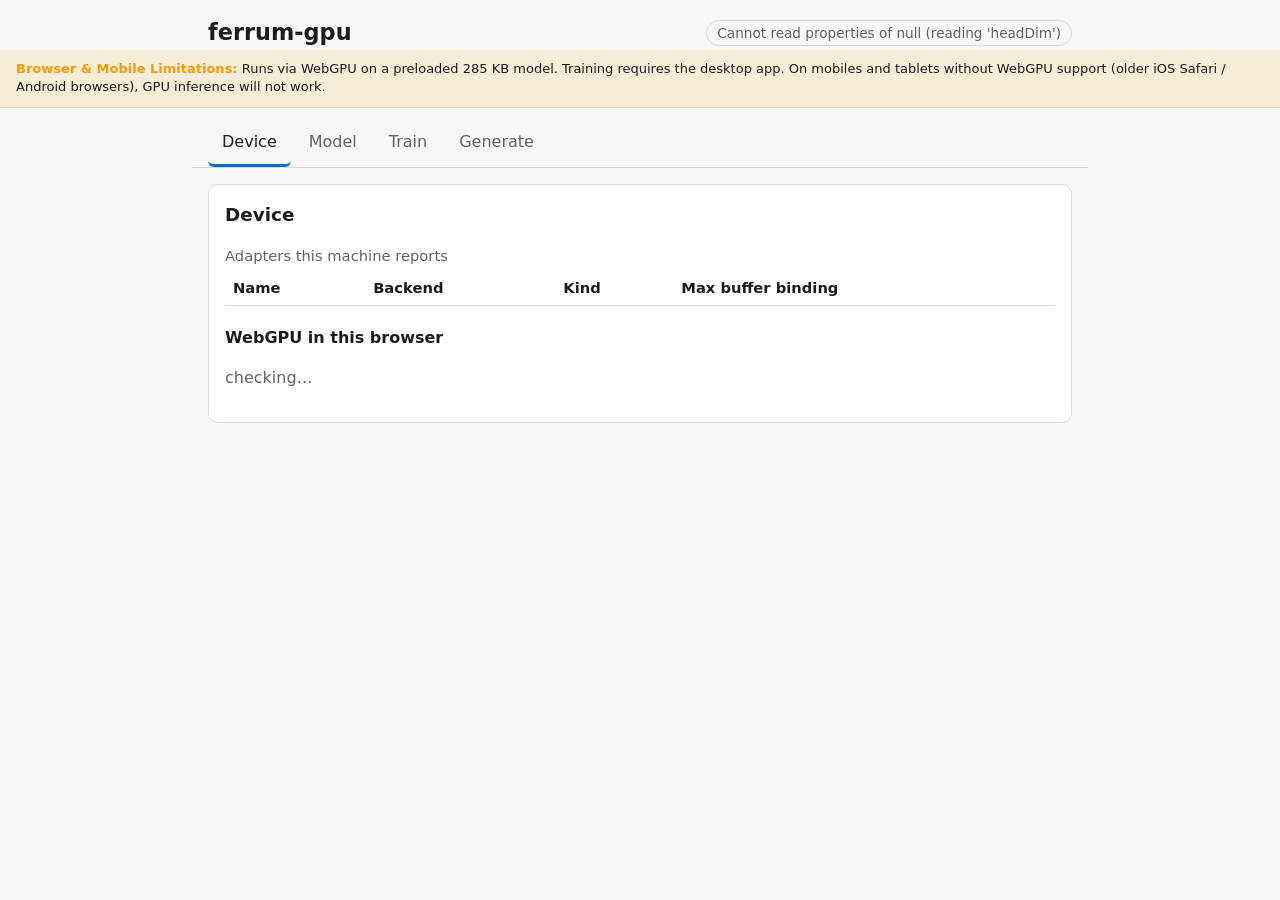
<file: demos/ferrum-gpu-studio/index.html>
<!doctype html>
<html lang="en">
<head>
<meta charset="utf-8">
<meta name="viewport" content="width=device-width, initial-scale=1">
<title>ferrum-gpu</title>
<link rel="stylesheet" href="style.css">
</head>
<body>
<header>
  <h1>ferrum-gpu</h1>
  <p id="device-badge" class="badge" role="status" aria-live="polite">connecting…</p>
</header>

<div id="gpu-limits" style="padding:10px 16px;background:rgba(245,158,11,0.12);border-bottom:1px solid rgba(245,158,11,0.35);font-size:13px;line-height:1.45;">
  <strong style="color:#f59e0b;">Browser &amp; Mobile Limitations:</strong> Runs via WebGPU on a preloaded 285 KB model. Training requires the desktop app. On mobiles and tablets without WebGPU support (older iOS Safari / Android browsers), GPU inference will not work.
  <span id="no-webgpu-fallback" hidden> <strong>WebGPU not detected in this browser</strong> &mdash; <a href="../ferrum-cpu-studio/index.html" style="color:#6ed6f0;">open Ferrum CPU (WebAssembly) instead</a>.</span>
</div>
<script>if (!navigator.gpu) { var f = document.getElementById("no-webgpu-fallback"); if (f) f.hidden = false; }</script>

<nav role="tablist" aria-label="Sections">
  <button role="tab" id="tab-device" aria-controls="panel-device" aria-selected="true">Device</button>
  <button role="tab" id="tab-model" aria-controls="panel-model" aria-selected="false">Model</button>
  <button role="tab" id="tab-train" aria-controls="panel-train" aria-selected="false">Train</button>
  <button role="tab" id="tab-generate" aria-controls="panel-generate" aria-selected="false">Generate</button>
</nav>

<main>
  <section id="panel-device" role="tabpanel" aria-labelledby="tab-device">
    <h2>Device</h2>
    <p id="device-note" class="muted"></p>
    <table>
      <caption class="muted">Adapters this machine reports</caption>
      <thead><tr><th scope="col">Name</th><th scope="col">Backend</th><th scope="col">Kind</th><th scope="col">Max buffer binding</th></tr></thead>
      <tbody id="adapters"></tbody>
    </table>
    <h3>WebGPU in this browser</h3>
    <p id="webgpu-status" class="muted">checking…</p>
  </section>

  <section id="panel-model" role="tabpanel" aria-labelledby="tab-model" hidden>
    <h2>Model</h2>
    <form id="model-form" class="row">
      <label>Size
        <select id="preset"></select>
      </label>
      <label>Seed
        <input id="seed" type="number" min="0" value="1">
      </label>
      <label class="check"><input id="tied" type="checkbox"> Tie the output head to the embedding (cannot be trained here; for generating and downloading)</label>
      <button type="submit">Create a new model</button>
    </form>
    <p id="model-summary" class="muted">No model yet.</p>
    <div class="row">
      <label>Download as
        <select id="quant">
          <option value="f32">f32 (exact)</option>
          <option value="q8_0">Q8_0</option>
          <option value="q4_0">Q4_0</option>
        </select>
      </label>
      <a id="download" class="button" href="api/model.gguf?quant=f32" download="model.gguf">Download GGUF</a>
      <label class="button file">Load a GGUF…
        <input id="upload" type="file" accept=".gguf">
      </label>
    </div>
    <p id="model-msg" class="muted" role="status" aria-live="polite"></p>
  </section>

  <section id="panel-train" role="tabpanel" aria-labelledby="tab-train" hidden>
    <h2>Train</h2>
    <label class="block">Training text
      <textarea id="text" rows="7" spellcheck="false">the quick brown fox jumps over the lazy dog. </textarea>
    </label>
    <div class="row">
      <label>Steps <input id="steps" type="number" min="1" max="100000" value="150"></label>
      <label>Learning rate <input id="lr" type="number" step="any" min="0.000001" max="1" value="0.01"></label>
      <label>Batch <input id="batch" type="number" min="1" max="256" value="8"></label>
      <label>Context <input id="context" type="number" min="1" max="4096" value="32"></label>
      <label>Validation share (%) <input id="val" type="number" min="0" max="50" step="1" value="0"></label>
    </div>
    <div class="row">
      <button id="train-start" type="button">Start training</button>
      <button id="train-stop" type="button" disabled>Stop</button>
      <progress id="progress" max="1" value="0" aria-label="Training progress"></progress>
      <span id="train-status" role="status" aria-live="polite" class="muted">idle</span>
    </div>
    <canvas id="chart" role="img" aria-label="Training loss over steps" width="600" height="220"></canvas>
  </section>

  <section id="panel-generate" role="tabpanel" aria-labelledby="tab-generate" hidden>
    <h2>Generate</h2>
    <label class="block">Prompt
      <input id="prompt" type="text" value="Once upon a time, ">
    </label>
    <div class="row">
      <label>New tokens <input id="max_new" type="number" min="1" max="1024" value="120"></label>
      <label>Temperature <input id="temperature" type="number" step="0.1" min="0" max="10" value="0.7"></label>
      <label>Top-k <input id="top_k" type="number" min="0" max="256" value="10"></label>
      <label>Run on
        <select id="runner">
          <option value="server">server device</option>
          <option value="browser">this browser (WebGPU)</option>
        </select>
      </label>
      <button id="generate" type="button">Generate</button>
    </div>
    <label class="block">Stop strings (one per line; \n, \t and \\ are unescaped)
      <textarea id="stop" rows="2" spellcheck="false" placeholder="generation ends before the first match"></textarea>
    </label>
    <pre id="output" aria-live="polite"></pre>
    <p id="gen-msg" class="muted" role="status"></p>
  </section>
</main>

<script type="module" src="api-shim.js"></script>
<script type="module" src="app.js"></script>
</body>
</html>
</file>
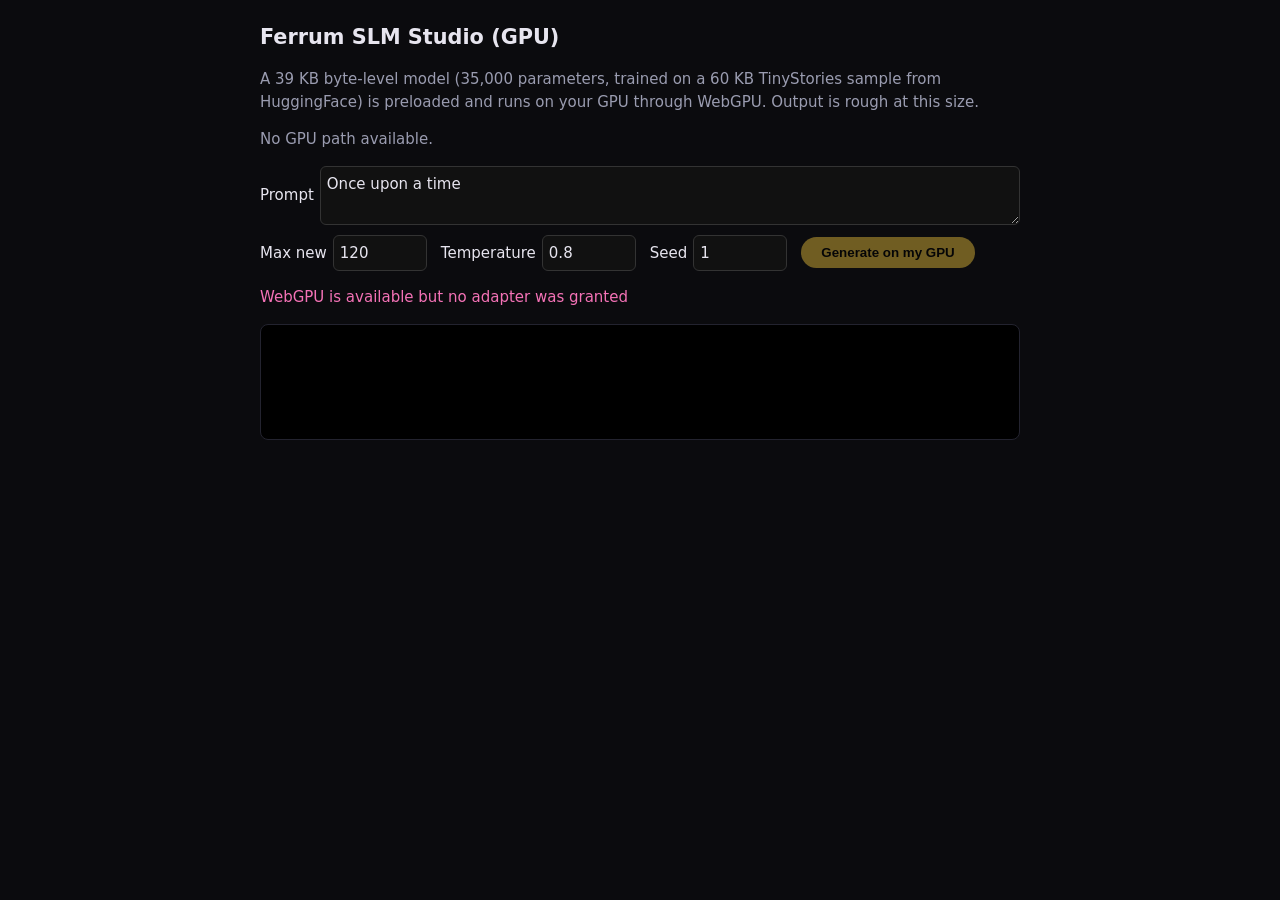
<file: demos/ferrum-gpu/index.html>
<!doctype html>
<html lang="en"><head><meta charset="utf-8"><meta name="viewport" content="width=device-width, initial-scale=1">
<title>Ferrum SLM Studio (GPU), live in your browser</title>
<style>
body{margin:0;background:#0b0b0e;color:#e7e5ef;font:15px/1.5 system-ui,sans-serif}main{max-width:760px;margin:0 auto;padding:22px}
h1{font-size:1.3rem;margin:0 0 4px}.muted{color:#9a9cb0}textarea,input{background:#111;color:#e7e5ef;border:1px solid #333;border-radius:6px;padding:6px;font:inherit}
textarea{width:100%;box-sizing:border-box}button{background:#d4af37;color:#000;border:0;border-radius:999px;padding:8px 20px;font-weight:600;cursor:pointer}button:disabled{opacity:.5;cursor:default}
.row{display:flex;gap:14px;flex-wrap:wrap;align-items:center;margin:10px 0}label{display:flex;gap:6px;align-items:center}input[type=number]{width:80px}
pre{background:#000;border:1px solid #23232f;border-radius:8px;padding:12px;white-space:pre-wrap;min-height:90px}#bad{color:#f472b6}
</style></head><body><main>
<h1>Ferrum SLM Studio (GPU)</h1>
<p class="muted">A 39 KB byte-level model (35,000 parameters, trained on a 60 KB TinyStories sample from HuggingFace) is preloaded and runs on your GPU through WebGPU. Output is rough at this size.</p>
<p id="dev" class="muted" role="status">Looking for a WebGPU adapter&hellip;</p>
<label>Prompt<textarea id="prompt" rows="2">Once upon a time</textarea></label>
<div class="row"><label>Max new <input id="max" type="number" value="120" min="1" max="500"></label>
<label>Temperature <input id="temp" type="number" value="0.8" step="0.1" min="0"></label>
<label>Seed <input id="seed" type="number" value="1"></label>
<button id="go" disabled>Generate on my GPU</button></div>
<p id="bad" role="alert"></p><pre id="out" aria-live="polite"></pre><p id="stats" class="muted"></p>
<script type="module">
import { Gpu } from './webgpu.js';
import { BrowserLlama, sample, mulberry32 } from './llama.js';
const $ = (i) => document.getElementById(i);
let gpu, model;
(async () => {
  try {
    if (!navigator.gpu) throw new Error('WebGPU is not available in this browser. Use a recent Chrome or Edge on a computer with a GPU.');
    gpu = await Gpu.create();
    const d = gpu.describe ? gpu.describe() : {};
    $('dev').textContent = 'GPU: ' + ([d.name, d.vendor, d.architecture].filter(Boolean).join(' ') || 'WebGPU adapter ready');
    const t = performance.now();
    model = await BrowserLlama.load(gpu, await (await fetch('demo-model.gguf')).arrayBuffer());
    $('dev').textContent += ' | model ready in ' + ((performance.now() - t) / 1000).toFixed(1) + ' s';
    $('go').disabled = false;
  } catch (e) { $('bad').textContent = e.message; $('dev').textContent = 'No GPU path available.'; }
})();
$('go').onclick = async () => {
  $('go').disabled = true; $('bad').textContent = ''; $('out').textContent = ''; const t0 = performance.now();
  try {
    const prompt = new TextEncoder().encode($('prompt').value);
    if (!prompt.length || prompt.length >= model.cfg.ctx) throw new Error('the prompt must be 1 to ' + (model.cfg.ctx - 1) + ' bytes');
    model.reset(); let logits; for (const t of prompt) logits = await model.feed(t);
    const rand = mulberry32(Number($('seed').value) >>> 0), out = [], max = Number($('max').value);
    while (out.length < max && prompt.length + out.length < model.cfg.ctx) {
      const next = sample(logits, Number($('temp').value), 0, rand); out.push(next);
      $('out').textContent = new TextDecoder().decode(new Uint8Array(out));
      if (prompt.length + out.length < model.cfg.ctx && out.length < max) logits = await model.feed(next);
    }
    $('out').textContent = $('prompt').value + new TextDecoder().decode(new Uint8Array(out));
    $('stats').textContent = out.length + ' tokens in ' + ((performance.now() - t0) / 1000).toFixed(2) + ' s (context limit ' + model.cfg.ctx + ')';
  } catch (e) { $('bad').textContent = e.message; }
  $('go').disabled = false;
};
</script></main></body></html>
</file>
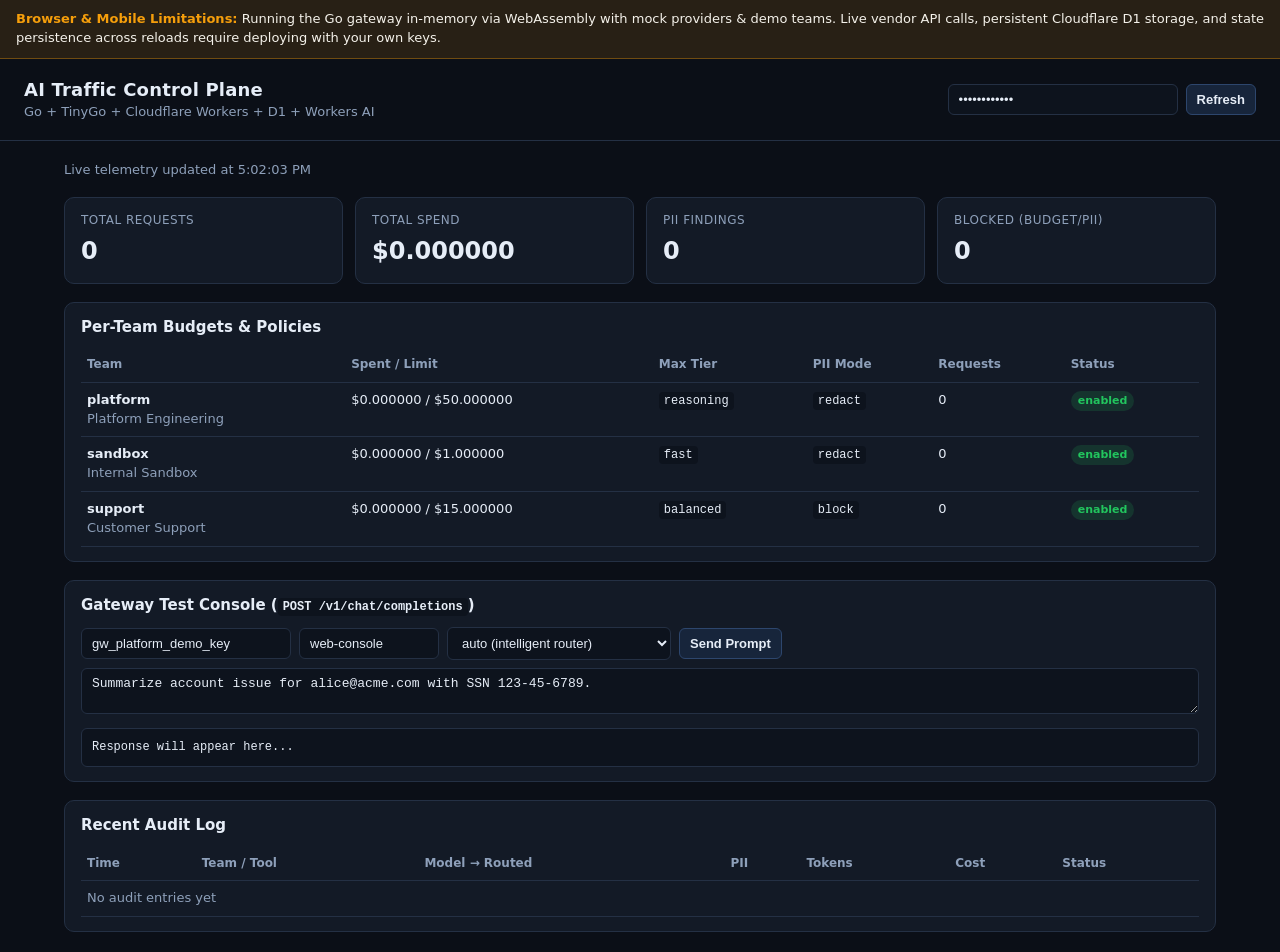
<file: demos/go-ai-gateway/index.html>
<!doctype html>
<html lang="en"><head><meta charset="utf-8"><meta name="viewport" content="width=device-width, initial-scale=1">
<title>Go AI Gateway (live, in your browser)</title>
<style>body{margin:0;background:#0b0b0e;color:#e7e5ef;font:16px system-ui,sans-serif;display:grid;place-items:center;min-height:100vh}p{max-width:46ch;text-align:center}</style>
</head><body><p id="s">Downloading &amp; starting Go AI Gateway (8.1 MB WebAssembly)&hellip;<br><small style="opacity:.75">Runs 100% locally in your browser with mock providers. Initial download may take a few seconds on mobile networks.</small></p>
<script src="wasm_exec.js"></script>
<script>
// The Go gateway runs as WebAssembly. Same-origin /v1, /admin and /healthz calls made by the
// dashboard are routed into it, so the unmodified dashboard works with no server.
(async function () {
  var s = document.getElementById("s");
  try {
    var go = new Go();
    var r = await WebAssembly.instantiateStreaming(fetch("gateway.wasm"), go.importObject);
    go.run(r.instance);
    for (var i = 0; i < 100 && !window.gatewayReady; i++) await new Promise(function (ok) { setTimeout(ok, 20); });
    var realFetch = window.fetch.bind(window);
    window.fetch = async function (input, init) {
      init = init || {};
      var url = new URL(typeof input === "string" ? input : input.url, location.href);
      var p = url.pathname.replace(/^.*\/demos\/go-ai-gateway/, "");
      if (url.origin !== location.origin || !/^\/(v1|v1beta|admin|healthz)/.test(p)) return realFetch(input, init);
      var h = {}; new Headers(init.headers || {}).forEach(function (v, k) { h[k] = v; });
      var res = await gatewayFetch(init.method || "GET", p + url.search, h, typeof init.body === "string" ? init.body : "");
      return new Response(res.body, { status: res.status, headers: res.headers });
    };
    var page = await gatewayFetch("GET", "/", {}, "");
    document.open(); document.write(page.body); document.close();
    document.body.insertAdjacentHTML("afterbegin",
      '<div style="padding:10px 16px;background:rgba(245,158,11,0.12);border-bottom:1px solid rgba(245,158,11,0.35);color:#f4f1ea;font:13px/1.45 system-ui,sans-serif;">' +
      '<strong style="color:#f59e0b;">Browser &amp; Mobile Limitations:</strong> Running the Go gateway in-memory via WebAssembly with mock providers &amp; demo teams. Live vendor API calls, persistent Cloudflare D1 storage, and state persistence across reloads require deploying with your own keys.</div>'
    );
    // demo convenience: the built-in dev admin token is public, so fill it in and load the data
    document.getElementById("adminToken").value = "gw_admin_dev";
    if (window.loadDashboard) loadDashboard();
  } catch (e) { s.textContent = "Could not start the gateway: " + e.message; }
})();
</script></body></html>
</file>
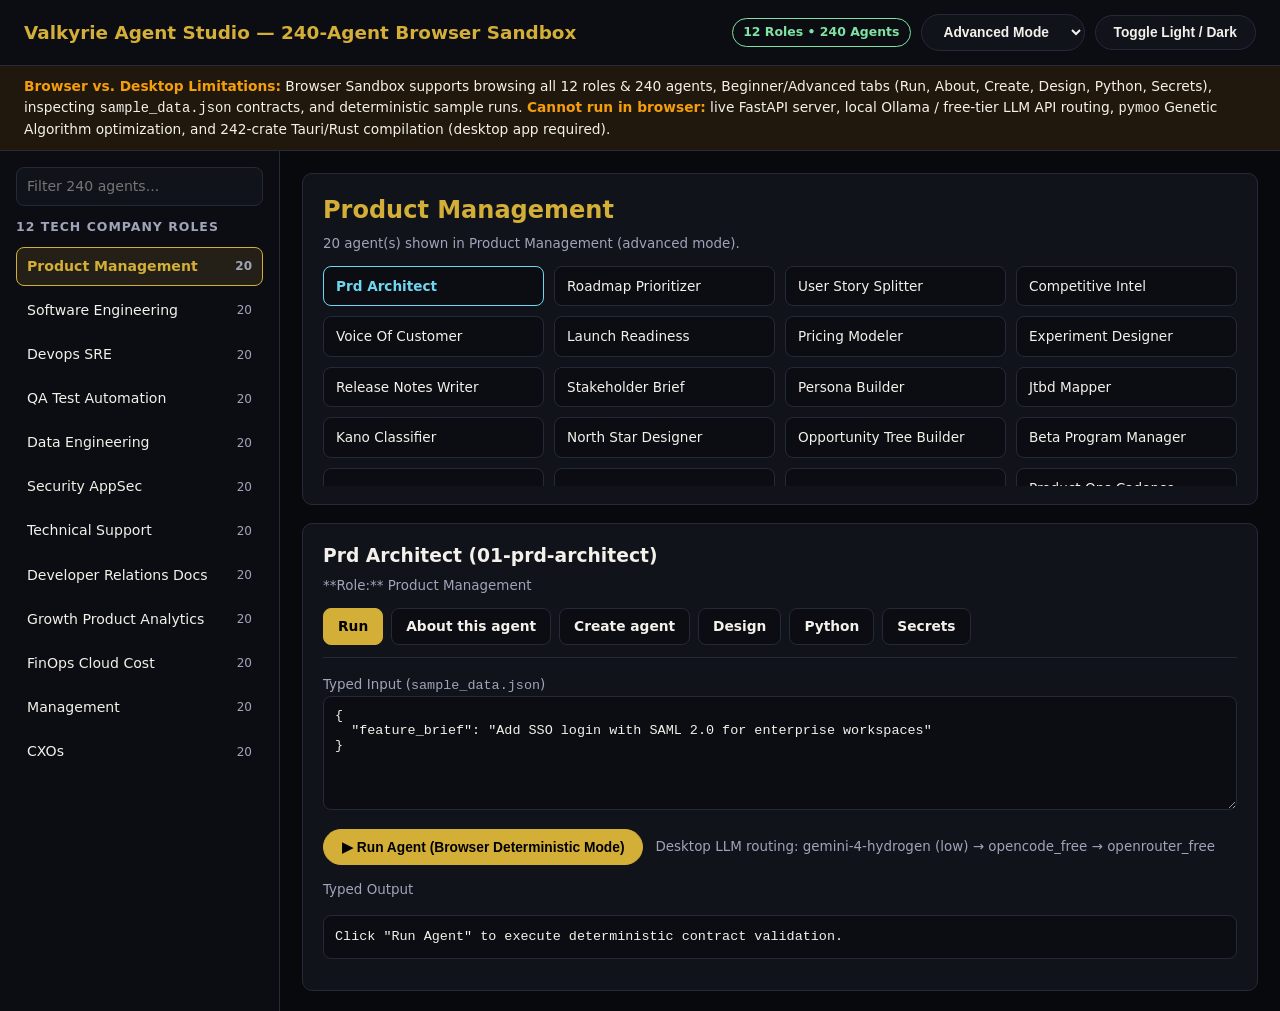
<file: demos/valkyrie-agent-studio/index.html>
<!DOCTYPE html>
<html lang="en">
<head>
<meta charset="utf-8">
<meta name="viewport" content="width=device-width, initial-scale=1">
<title>Valkyrie Agent Studio — 12 Roles / 240 Agents Browser Demo</title>
<style>
  :root {
    --bg: #08090d; --surface: #11131b; --panel: #0b0d13; --border: #262938;
    --ink: #f4f1ea; --muted: #a0a4b8; --gold: #d4af37; --cyan: #6ed6f0; --green: #7fe3a4; --warn: #f59e0b;
  }
  body.light {
    --bg: #eef2f7; --surface: #ffffff; --panel: #e4eaf2; --border: #cbd5e1;
    --ink: #162a45; --muted: #3b5170; --gold: #1e40af; --cyan: #0e7490; --green: #15803d; --warn: #b45309;
  }
  * { box-sizing: border-box; }
  body { margin: 0; font-family: system-ui, -apple-system, sans-serif; background: var(--bg); color: var(--ink); line-height: 1.5; }
  header { display: flex; flex-wrap: wrap; gap: 12px; align-items: center; justify-content: space-between; padding: 14px 24px; border-bottom: 1px solid var(--border); background: var(--panel); }
  header h1 { margin: 0; font-size: 1.15rem; color: var(--gold); }
  .controls { display: flex; gap: 10px; align-items: center; flex-wrap: wrap; }
  .badge { font-size: .78rem; padding: 4px 10px; border-radius: 999px; border: 1px solid var(--green); color: var(--green); font-weight: 600; }
  .notice { padding: 10px 24px; background: rgba(245, 158, 11, 0.1); border-bottom: 1px solid var(--border); font-size: .86rem; color: var(--ink); }
  .notice strong { color: var(--warn); }
  .layout { display: grid; grid-template-columns: 280px 1fr; min-height: calc(100vh - 104px); }
  @media (max-width: 820px) { .layout { grid-template-columns: 1fr; } }
  aside { border-right: 1px solid var(--border); padding: 16px; background: var(--panel); }
  aside h2 { font-size: .78rem; text-transform: uppercase; letter-spacing: .08em; color: var(--muted); margin: 0 0 10px; }
  .search { width: 100%; padding: 8px 10px; margin-bottom: 12px; border-radius: 8px; border: 1px solid var(--border); background: var(--surface); color: var(--ink); font: inherit; font-size: .88rem; }
  .role-btn { display: flex; justify-content: space-between; align-items: center; width: 100%; text-align: left; padding: 8px 10px; margin-bottom: 5px; border-radius: 8px; border: 1px solid transparent; background: transparent; color: var(--ink); cursor: pointer; font: inherit; font-size: .88rem; }
  .role-btn:hover { background: var(--surface); }
  .role-btn[aria-current="true"] { border-color: var(--gold); background: rgba(212,175,55,.12); color: var(--gold); font-weight: 600; }
  .count { font-size: .75rem; color: var(--muted); }
  main { padding: 22px; display: grid; gap: 18px; align-content: start; }
  .card { background: var(--surface); border: 1px solid var(--border); border-radius: 10px; padding: 18px 20px; }
  .agents { display: grid; grid-template-columns: repeat(auto-fill, minmax(210px, 1fr)); gap: 10px; max-height: 220px; overflow-y: auto; }
  .agent-chip { padding: 9px 12px; border-radius: 8px; border: 1px solid var(--border); background: var(--panel); color: var(--ink); text-align: left; cursor: pointer; font: inherit; font-size: .85rem; }
  .agent-chip[aria-pressed="true"] { border-color: var(--cyan); color: var(--cyan); font-weight: 600; }
  .tabs { display: flex; gap: 8px; flex-wrap: wrap; border-bottom: 1px solid var(--border); padding-bottom: 12px; margin-bottom: 14px; }
  .tab-btn { padding: 7px 14px; border-radius: 8px; border: 1px solid var(--border); background: var(--panel); color: var(--ink); cursor: pointer; font: inherit; font-size: .86rem; font-weight: 600; }
  .tab-btn[aria-selected="true"] { border-color: var(--gold); background: var(--gold); color: #000; }
  body.light .tab-btn[aria-selected="true"] { color: #fff; }
  textarea, pre, input.field { width: 100%; background: var(--panel); color: var(--ink); border: 1px solid var(--border); border-radius: 8px; padding: 11px; font-family: ui-monospace, SFMono-Regular, monospace; font-size: .84rem; overflow-x: auto; }
  .btn { padding: 9px 18px; border-radius: 999px; border: 1px solid var(--border); background: var(--surface); color: var(--ink); font-weight: 600; cursor: pointer; font-size: .86rem; }
  .btn-gold { background: var(--gold); color: #000; border-color: var(--gold); font-weight: 700; }
  body.light .btn-gold { color: #fff; }
  .row { display: flex; gap: 12px; align-items: center; flex-wrap: wrap; margin: 12px 0; }
  .note { font-size: .84rem; color: var(--muted); }
  .grid2 { display: grid; grid-template-columns: repeat(auto-fit, minmax(220px, 1fr)); gap: 12px; }
</style>
</head>
<body>
<header>
  <h1>Valkyrie Agent Studio &mdash; 240-Agent Browser Sandbox</h1>
  <div class="controls">
    <span class="badge" id="totals-badge">12 Roles &bull; 240 Agents</span>
    <select id="mode-select" class="btn" aria-label="Experience mode">
      <option value="beginner">Beginner Mode</option>
      <option value="advanced" selected>Advanced Mode</option>
    </select>
    <button type="button" class="btn" id="theme-btn">Toggle Light / Dark</button>
  </div>
</header>
<div class="notice">
  <strong>Browser vs. Desktop Limitations:</strong> Browser Sandbox supports browsing all 12 roles &amp; 240 agents, Beginner/Advanced tabs (Run, About, Create, Design, Python, Secrets), inspecting <code>sample_data.json</code> contracts, and deterministic sample runs. <strong>Cannot run in browser:</strong> live FastAPI server, local Ollama / free-tier LLM API routing, <code>pymoo</code> Genetic Algorithm optimization, and 242-crate Tauri/Rust compilation (desktop app required).
</div>
<div class="layout">
  <aside>
    <input type="search" id="search" class="search" placeholder="Filter 240 agents..." aria-label="Filter agents">
    <h2>12 Tech Company Roles</h2>
    <div id="roles"></div>
  </aside>
  <main>
    <div class="card">
      <h2 id="role-title" style="margin:0 0 6px;color:var(--gold)"></h2>
      <p class="note" id="role-sub" style="margin:0 0 12px"></p>
      <div id="agents" class="agents"></div>
    </div>
    <div class="card">
      <h3 id="agent-title" style="margin:0 0 6px"></h3>
      <p class="note" id="agent-desc" style="margin:0 0 12px"></p>
      <div class="tabs" role="tablist" id="studio-tabs"></div>
      <div id="tab-content"></div>
    </div>
  </main>
</div>
<script src="agents-data.js"></script>
<script>
const ROLES = window.VALKYRIE_ROLES || [];
const MODE_TABS = {
  beginner: [["run", "Run"], ["about", "About this agent"], ["create", "Create agent"]],
  advanced: [["run", "Run"], ["about", "About this agent"], ["create", "Create agent"], ["design", "Design"], ["code", "Python"], ["secrets", "Secrets"]]
};
let activeRole = ROLES[0];
let activeAgent = activeRole && activeRole.agents[0];
let activeTab = "run";
let query = "";

const rolesEl = document.getElementById("roles");
const agentsEl = document.getElementById("agents");
const roleTitle = document.getElementById("role-title");
const roleSub = document.getElementById("role-sub");
const agentTitle = document.getElementById("agent-title");
const agentDesc = document.getElementById("agent-desc");
const tabsEl = document.getElementById("studio-tabs");
const tabContent = document.getElementById("tab-content");
const modeSelect = document.getElementById("mode-select");

function esc(s) { return String(s || "").replace(/[&<>"']/g, c => ({ "&": "&amp;", "<": "&lt;", ">": "&gt;", '"': "&quot;", "'": "&#39;" }[c])); }
function filteredAgents(role) {
  if (!role) return [];
  if (!query) return role.agents;
  return role.agents.filter(a => a.name.toLowerCase().includes(query) || a.desc.toLowerCase().includes(query));
}

function renderTab() {
  if (!activeAgent) return;
  const sampleStr = JSON.stringify(activeAgent.sample, null, 2);
  if (activeTab === "run") {
    tabContent.innerHTML = `
      <label class="note" for="input-json">Typed Input (<code>sample_data.json</code>)</label>
      <textarea id="input-json" rows="6">${esc(sampleStr)}</textarea>
      <div class="row">
        <button class="btn btn-gold" id="run-btn" type="button">&#9654; Run Agent (Browser Deterministic Mode)</button>
        <span class="note">Desktop LLM routing: gemini-4-hydrogen (low) &rarr; opencode_free &rarr; openrouter_free</span>
      </div>
      <label class="note" for="output-json">Typed Output</label>
      <pre id="output-json">Click "Run Agent" to execute deterministic contract validation.</pre>`;
    document.getElementById("run-btn").onclick = () => {
      const outEl = document.getElementById("output-json");
      let parsed;
      try { parsed = JSON.parse(document.getElementById("input-json").value || "{}"); }
      catch (err) { outEl.textContent = "Invalid JSON input: " + err.message; return; }
      outEl.textContent = JSON.stringify({
        role: activeRole.name,
        agent: activeAgent.id,
        execution_mode: "browser-deterministic-sandbox",
        experience_mode: modeSelect.value,
        input_keys: Object.keys(parsed),
        status: "ok",
        summary: `Validated typed contract for ${activeAgent.name} (${Object.keys(parsed).length} input fields).`,
        desktop_only_features: ["FastAPI live route", "Free-tier / Ollama LLM inference", "pymoo GA optimization", "242-crate Cargo/Tauri Rust build"]
      }, null, 2);
    };
  } else if (activeTab === "about") {
    tabContent.innerHTML = `
      <p>${esc(activeAgent.desc)}</p>
      <div class="grid2">
        <div class="card"><div class="note">Role</div><strong>${esc(activeRole.name)}</strong></div>
        <div class="card"><div class="note">Agent ID</div><code>${esc(activeAgent.id)}</code></div>
        <div class="card"><div class="note">Contract Files</div><code>agent.ir.yaml, agent.py, sample_data.json, rust/</code></div>
      </div>`;
  } else if (activeTab === "create") {
    tabContent.innerHTML = `
      <p class="note">Preview the custom agent scaffold generator. Saving new verified agents to disk and compiling Rust crates requires the desktop app.</p>
      <div class="grid2">
        <div><label class="note">Agent Name</label><input class="field" id="new-name" value="Custom ${esc(activeRole.name)} Agent"></div>
        <div><label class="note">Tool Name</label><input class="field" id="new-tool" value="custom_analyzer"></div>
      </div>
      <div class="row"><button class="btn btn-gold" id="gen-ir" type="button">Preview agent.ir.yaml</button></div>
      <pre id="ir-out">Click "Preview agent.ir.yaml" to generate a typed contract.</pre>`;
    document.getElementById("gen-ir").onclick = () => {
      const n = document.getElementById("new-name").value.trim() || "Custom Agent";
      const t = document.getElementById("new-tool").value.trim() || "custom_tool";
      document.getElementById("ir-out").textContent = `id: ${n.toLowerCase().replace(/[^a-z0-9]+/g, "-")}\nname: "${n}"\nrole: "${activeRole.name}"\ntool: "${t}"\nmodel: "gemini-4-hydrogen"\nthinking_level: "low"\nrust_target: "tokio + serde"`;
    };
  } else if (activeTab === "design") {
    tabContent.innerHTML = `
      <p class="note">Advanced Mode prompt &amp; parameter preview (local <code>pymoo</code> Genetic Algorithm tuning runs every 3rd execution in the desktop app).</p>
      <label class="note">System Prompt</label>
      <textarea rows="4">You are ${esc(activeAgent.name)} for ${esc(activeRole.name)}. ${esc(activeAgent.desc)} Always return strict typed JSON.</textarea>
      <div class="grid2" style="margin-top:12px;">
        <div class="card"><div class="note">Temperature</div><strong>0.25</strong></div>
        <div class="card"><div class="note">Max Tokens Scale</div><strong>1.0x</strong></div>
        <div class="card"><div class="note">Optimizer</div><strong>pymoo GA (Desktop)</strong></div>
      </div>`;
  } else if (activeTab === "code") {
    tabContent.innerHTML = `
      <p class="note">Deterministic Python handler preview (<code>agents/${esc(activeRole.id)}/${esc(activeAgent.id)}/agent.py</code>):</p>
      <pre>def run(payload: dict) -&gt; dict:\n    """${esc(activeAgent.name)} (${esc(activeRole.name)})"""\n    return {\n        "agent": "${esc(activeAgent.id)}",\n        "status": "ok",\n        "received_keys": sorted(payload.keys()),\n    }</pre>`;
  } else if (activeTab === "secrets") {
    tabContent.innerHTML = `
      <p class="note">Free-First LLM Provider Routing &amp; Vault (API keys are never stored in the browser demo; configure keys locally in the desktop app):</p>
      <pre>1. gemini_free       (default: gemini-4-hydrogen · low thinking)\n2. opencode_free     (automatic fallback)\n3. openrouter_free   (automatic fallback)\n4. ollama            (local qwen3.5:latest)</pre>`;
  }
}

function render() {
  const totalAgents = ROLES.reduce((n, r) => n + r.agents.length, 0);
  document.getElementById("totals-badge").textContent = `${ROLES.length} Roles \u2022 ${totalAgents} Agents`;

  rolesEl.innerHTML = ROLES.map((r, i) => {
    const count = filteredAgents(r).length;
    return `<button class="role-btn" data-r="${i}" aria-current="${r === activeRole}"><span>${esc(r.name)}</span><span class="count">${count}</span></button>`;
  }).join("");

  const list = filteredAgents(activeRole);
  if (!list.includes(activeAgent)) activeAgent = list[0] || activeRole.agents[0];

  roleTitle.textContent = activeRole ? activeRole.name : "";
  roleSub.textContent = `${list.length} agent(s) shown in ${activeRole ? activeRole.name : ""} (${modeSelect.value} mode).`;
  agentsEl.innerHTML = list.map(a => `<button class="agent-chip" data-id="${esc(a.id)}" aria-pressed="${a === activeAgent}">${esc(a.name)}</button>`).join("");

  const tabs = MODE_TABS[modeSelect.value] || MODE_TABS.advanced;
  if (!tabs.some(([id]) => id === activeTab)) activeTab = "run";
  tabsEl.innerHTML = tabs.map(([id, label]) => `<button class="tab-btn" role="tab" data-tab="${id}" aria-selected="${id === activeTab}">${label}</button>`).join("");

  if (activeAgent) {
    agentTitle.textContent = `${activeAgent.name} (${activeAgent.id})`;
    agentDesc.textContent = activeAgent.desc;
    renderTab();
  }
}

rolesEl.onclick = (e) => { const b = e.target.closest("[data-r]"); if (!b) return; activeRole = ROLES[+b.dataset.r]; activeAgent = activeRole.agents[0]; render(); };
agentsEl.onclick = (e) => { const b = e.target.closest("[data-id]"); if (!b) return; activeAgent = activeRole.agents.find(a => a.id === b.dataset.id) || activeAgent; render(); };
tabsEl.onclick = (e) => { const b = e.target.closest("[data-tab]"); if (!b) return; activeTab = b.dataset.tab; render(); };
document.getElementById("search").oninput = (e) => { query = e.target.value.trim().toLowerCase(); render(); };
modeSelect.onchange = render;
document.getElementById("theme-btn").onclick = () => document.body.classList.toggle("light");

render();
</script>
</body>
</html>
</file>
<file: demos/data-guard-admin/admin.css>
/* Colours are the ones in ui_helpers.cpp applyThemeCss(); layout mirrors the GTK boxes/grids. */
*{box-sizing:border-box}
body{margin:0;background:#05070b;font:14px/1.3 Cantarell,"Segoe UI",system-ui,sans-serif;color:#fff}
.desk{padding:16px;display:flex;justify-content:center}
.window{width:920px;max-width:100%;height:660px;max-height:calc(100vh - 80px);min-height:560px;background:#0b0e14;border:1px solid #2e3646;border-radius:8px;box-shadow:0 12px 40px #000a;display:flex;flex-direction:column;overflow:hidden}
.titlebar{height:38px;background:#1a202c;display:flex;align-items:center;justify-content:center;position:relative;border-bottom:1px solid #2e3646;font-weight:700}
.titlebar .wm{position:absolute;right:12px;width:20px;height:20px;border-radius:50%;background:#2e3646;text-align:center;line-height:19px;font-weight:400}
.root{flex:1;display:flex;flex-direction:column;gap:8px;padding:12px;min-height:0}
.header{padding:4px 0;text-align:center}.header small{font-size:11px;font-weight:400}
.notebook{flex:1;display:flex;flex-direction:column;background:#141820;border:1px solid #2e3646;min-height:0}
.tabs{display:flex;background:#0b0e14;border-bottom:1px solid #2e3646}
.tab{background:#1a202c;color:#cbd5e1;padding:8px 16px;border:1px solid #2e3646;border-bottom:none;border-radius:0;font:inherit;cursor:pointer}
.tab.checked{background:#004e8c;color:#fff;font-weight:700;border-color:#004e8c}
.stack{flex:1;min-height:0;display:flex;flex-direction:column}
.page{flex:1;padding:12px;min-height:0}
.page[hidden]{display:none}
.grid{display:grid;grid-template-columns:max-content 1fr;grid-auto-rows:min-content;row-gap:8px;column-gap:12px;align-content:start}
.gl{grid-column:1}.c1{grid-column:2}.chk{grid-column:1 / span 2}
.col{display:flex;flex-direction:column;gap:8px}
.row{display:flex;gap:6px}.row.end{justify-content:flex-end}.actions{gap:8px}.grow{flex:1;min-height:0}
input[type=text],input:not([type]),input[type=number],select,textarea,.tv{background:#1e2430;color:#fff;border:1px solid #2e3646;border-radius:4px;padding:6px 8px;font:inherit}
input:focus,select:focus,textarea:focus{outline:none;border-color:#0063b1}
textarea.tv{resize:none;font-family:"DejaVu Sans Mono",ui-monospace,monospace;font-size:13px;width:100%}
select{padding:6px 28px 6px 8px}
button{background:#1e2430;color:#fff;border:1px solid #3a4559;border-radius:5px;padding:6px 14px;font:inherit;font-weight:600;cursor:pointer}
button:hover{background:#283040;border-color:#0063b1}
button.azure-primary{background:#004e8c;border-color:#004e8c}button.azure-primary:hover{background:#0063b1;border-color:#0078d4}
.chk{display:flex;align-items:center;gap:8px;cursor:pointer}.chk input{position:absolute;opacity:0}
.chk .box{width:16px;height:16px;background:#1e2430;border:1px solid #4a5568;border-radius:3px;display:inline-block;text-align:center;line-height:14px;font-size:12px}
.chk input:checked+.box{background:#004e8c;border-color:#004e8c}.chk input:checked+.box:after{content:"✓"}
.chk input:focus-visible+.box{outline:2px solid #0063b1}
.status{padding:2px 0;min-height:18px}
.dialogWrap{position:fixed;inset:0;background:#000a;display:flex;align-items:center;justify-content:center;z-index:9}
.dialogWrap[hidden]{display:none}.dialog{width:420px;max-width:92vw;background:#0b0e14;border:1px solid #2e3646;border-radius:8px;overflow:hidden}
.dlgBody{padding:14px;display:flex;flex-direction:column;gap:10px}.dlgBody label{display:flex;gap:8px;align-items:center}.dlgBody input{flex:1}.hint{margin:0;color:#cbd5e1;font-size:12px}
.foot{max-width:920px;margin:6px auto 20px;padding:0 16px;color:#94a3b8;font-size:12px;text-align:center}
@media(max-width:700px){.row{flex-wrap:wrap}.tabs{overflow:auto}}
.foot a{color:#d4a017}
</file>
<file: demos/ferrum-cpu-studio/styles.css>
/* Ferrum SLM Studio — dark theme, rust-orange accent. Vanilla CSS, no frameworks. */
:root {
  color-scheme: dark;
  --bg: #0f172a;
  --bg2: #1e293b;
  --bg3: #273449;
  --line: #334155;
  --fg: #e2e8f0;
  --muted: #94a3b8;
  --accent: #ea580c;
  --accent2: #fb923c;
  --accent-strong: #c2410c;       /* white text on it: 5.2:1 (the plain accent gives 3.6:1) */
  --accent-strong-hover: #9a3412;
  --field-line: #8195b0;          /* form-field borders: at least 3:1 against the page */
  --focus: #fde047;               /* the focus ring */
  --ok: #22c55e;
  --warn: #f59e0b;
  --err: #f87171;
  --term-bg: #0b1120;
  --term-stderr: #fca5a5;
  --term-log: #7dd3fc;
  --banner-bg: #422006;
  --banner-fg: #fde68a;
  --badge-fg: #04210f;
  --select-arrow: url("data:image/svg+xml,%3Csvg xmlns='http://www.w3.org/2000/svg' width='12' height='12' viewBox='0 0 12 12'%3E%3Cpath fill='%23e2e8f0' d='M3 4.5L6 8l3-3.5z'/%3E%3C/svg%3E");
  --mono: ui-monospace, "SF Mono", "Cascadia Code", Menlo, Consolas, monospace;
}

html[data-theme="light"] {
  color-scheme: light;
  --bg: #eef2f7;
  --bg2: #ffffff;
  --bg3: #e4eaf2;
  --line: #cbd5e1;
  --fg: #162a45;
  --muted: #475569;
  --accent: #c2410c;
  --accent2: #ea580c;
  --accent-strong: #9a3412;
  --accent-strong-hover: #7c2d12;
  --field-line: #64748b;
  --focus: #1e40af;
  --ok: #15803d;
  --warn: #b45309;
  --err: #b91c1c;
  --term-bg: #f8fafc;
  --term-stderr: #b91c1c;
  --term-log: #1e40af;
  --banner-bg: #fef3c7;
  --banner-fg: #78350f;
  --badge-fg: #ffffff;
  --select-arrow: url("data:image/svg+xml,%3Csvg xmlns='http://www.w3.org/2000/svg' width='12' height='12' viewBox='0 0 12 12'%3E%3Cpath fill='%23162a45' d='M3 4.5L6 8l3-3.5z'/%3E%3C/svg%3E");
}

* { box-sizing: border-box; }
html, body { height: 100%; margin: 0; }
body {
  display: flex;
  flex-direction: column;
  background: var(--bg);
  color: var(--fg);
  font: 14px/1.5 system-ui, -apple-system, "Segoe UI", Roboto, sans-serif;
}

/* Top bar */
#topbar {
  display: flex; align-items: center; justify-content: space-between;
  padding: 8px 14px; background: var(--bg2); border-bottom: 1px solid var(--line);
}
.brand { display: flex; align-items: center; gap: 10px; font-size: 16px; }
.brand b { color: var(--accent2); }
.mini-stats { display: flex; align-items: center; gap: 14px; font-size: 12px; color: var(--muted); }
.mini b { color: var(--fg); }
.conn { color: var(--err); font-size: 16px; }
.conn.ok { color: var(--ok); }

/* Tabs */
#tabs { display: flex; gap: 2px; padding: 0 10px; background: var(--bg2); border-bottom: 1px solid var(--line); flex-wrap: wrap; }
.tab {
  background: transparent; color: var(--muted); border: none; border-bottom: 2px solid transparent;
  padding: 10px 14px; cursor: pointer; font-size: 13px;
}
.tab:hover { color: var(--fg); }
.tab:focus-visible { outline-offset: -3px; }
.tab.active { color: var(--accent2); border-bottom-color: var(--accent); }

/* Content */
#content { flex: 1; overflow: auto; padding: 16px 20px; }
.panel { display: none; max-width: 980px; }
.panel.active { display: block; }
h2 { margin: 0 0 6px; font-size: 18px; }
h3 { margin: 14px 0 6px; font-size: 14px; color: var(--muted); text-transform: uppercase; letter-spacing: .04em; }
.hint { color: var(--muted); margin: 0 0 14px; }
.muted { color: var(--muted); }
code { font-family: var(--mono); background: var(--bg3); padding: 1px 5px; border-radius: 4px; font-size: 12px; }

.banner { background: var(--banner-bg); border: 1px solid var(--warn); color: var(--banner-fg); padding: 8px 12px; border-radius: 8px; margin-bottom: 14px; }
.hidden { display: none !important; }

/* Forms */
label { display: flex; flex-direction: column; gap: 4px; font-size: 13px; color: var(--muted); flex: 1; }
label.chk { flex-direction: row; align-items: center; gap: 8px; color: var(--fg); margin: 6px 0; }
label.narrow { max-width: 150px; }
input[type=text], input[type=number], textarea, select {
  background: var(--bg2); color: var(--fg); border: 1px solid var(--field-line);
  border-radius: 6px; padding: 8px 10px; font: inherit;
  color-scheme: inherit;
}
select {
  appearance: none;
  -webkit-appearance: none;
  padding-right: 28px;
  background-color: var(--bg2);
  background-image: var(--select-arrow);
  background-repeat: no-repeat;
  background-position: right 8px center;
  background-size: 12px 12px;
}
select option, select optgroup {
  background: var(--bg2);
  color: var(--fg);
}
::placeholder { color: var(--muted); opacity: 1; }

/* Keyboard focus: one high-contrast ring everywhere (never removed). */
:focus-visible { outline: 2px solid var(--focus); outline-offset: 2px; }
input:focus-visible, textarea:focus-visible, select:focus-visible { outline-offset: 1px; border-color: var(--focus); }
textarea { resize: vertical; font-family: var(--mono); font-size: 12.5px; width: 100%; }
.row { display: flex; gap: 10px; align-items: flex-end; margin: 8px 0; flex-wrap: wrap; }
.grid { display: grid; grid-template-columns: repeat(auto-fill, minmax(180px, 1fr)); gap: 10px; margin: 10px 0; }
fieldset { border: 1px solid var(--line); border-radius: 8px; margin: 12px 0; padding: 8px 14px 14px; }
legend { color: var(--muted); padding: 0 6px; }

button {
  background: var(--bg3); color: var(--fg); border: 1px solid var(--line);
  border-radius: 6px; padding: 8px 14px; cursor: pointer; font: inherit; white-space: nowrap;
}
button:hover { border-color: var(--accent); }
button.primary { background: var(--accent-strong); border-color: var(--accent-strong); color: #fff; font-weight: 600; }
button.primary:hover { background: var(--accent-strong-hover); border-color: var(--accent-strong-hover); }
button.ghost { background: transparent; }
button.linkbtn { background: none; border: none; padding: 0; color: var(--accent2); text-decoration: underline; font-size: 12px; }
button.linkbtn:hover { color: var(--fg); }
button.small { padding: 4px 10px; font-size: 12px; }
button:disabled { opacity: .5; cursor: not-allowed; }

.err { color: var(--err); font-size: 12.5px; min-height: 16px; display: block; margin: 2px 0 6px; }
.errmore { display: flex; align-items: center; gap: 8px; flex-wrap: wrap; margin: 0 0 8px; }
.errmore .hint-line { color: var(--muted); font-size: 12.5px; }
.spinner {
  display: inline-block; width: 12px; height: 12px; margin-right: 6px; vertical-align: -1px;
  border: 2px solid var(--muted); border-top-color: var(--accent2); border-radius: 50%;
  animation: spin .8s linear infinite;
}
@keyframes spin { to { transform: rotate(360deg); } }
.stats { color: var(--muted); font-family: var(--mono); font-size: 12px; }
.stats b { color: var(--accent2); }

/* Train */
.progress { flex: 1; height: 10px; background: var(--bg2); border: 1px solid var(--line); border-radius: 6px; overflow: hidden; min-width: 180px; }
.progress .bar { height: 100%; width: 0; background: linear-gradient(90deg, var(--accent), var(--accent2)); transition: width .15s; }
#trChart { width: 100%; height: 140px; background: var(--bg2); border: 1px solid var(--line); border-radius: 8px; margin-top: 10px; }
.result { background: var(--bg2); border: 1px solid var(--line); border-radius: 8px; padding: 10px; font-family: var(--mono); font-size: 12.5px; white-space: pre-wrap; min-height: 8px; }

/* Output */
.output {
  background: var(--term-bg); color: var(--fg); border: 1px solid var(--line); border-radius: 8px; padding: 12px;
  font-family: var(--mono); font-size: 13px; white-space: pre-wrap; min-height: 120px; margin-top: 8px;
}
.serverlog {
  background: var(--term-bg); color: var(--fg); border: 1px solid var(--line); border-radius: 8px; padding: 8px 12px;
  font-family: var(--mono); font-size: 12.5px; min-height: 80px; max-height: 260px; overflow: auto;
}
.serverlog .line { white-space: pre-wrap; word-break: break-word; }
.output:empty::before { content: attr(placeholder); color: var(--muted); }

/* Tables */
table.data { width: 100%; border-collapse: collapse; margin-top: 10px; font-size: 13px; }
table.data th, table.data td { border: 1px solid var(--line); padding: 7px 9px; text-align: right; }
table.data th { background: var(--bg2); color: var(--muted); text-align: right; }
table.data td:first-child, table.data th:first-child { text-align: left; }
.verdict-good { color: var(--ok); font-weight: 600; }
.verdict-weak { color: var(--warn); font-weight: 600; }

/* Info cards */
.infocards { display: grid; grid-template-columns: repeat(auto-fill, minmax(220px, 1fr)); gap: 10px; margin-top: 10px; }
.card { background: var(--bg2); border: 1px solid var(--line); border-radius: 8px; padding: 10px 12px; }
.card .k { color: var(--muted); font-size: 11px; text-transform: uppercase; letter-spacing: .04em; }
.card .v { font-family: var(--mono); font-size: 14px; margin-top: 2px; word-break: break-all; }

/* System */
.sysgrid { display: grid; grid-template-columns: repeat(auto-fit, minmax(200px, 1fr)); gap: 12px; }
.gauge { background: var(--bg2); border: 1px solid var(--line); border-radius: 10px; padding: 14px; }
.gauge .big { font-size: 32px; font-weight: 700; color: var(--accent2); font-family: var(--mono); }
.meter { height: 10px; background: var(--bg3); border-radius: 6px; overflow: hidden; margin: 8px 0 4px; }
.meter > div { height: 100%; width: 0; background: linear-gradient(90deg, var(--accent), var(--accent2)); transition: width .2s; }
.cores { display: grid; grid-template-columns: repeat(auto-fill, minmax(120px, 1fr)); gap: 8px; }
.core { background: var(--bg2); border: 1px solid var(--line); border-radius: 6px; padding: 6px 8px; font-size: 12px; }
.core .cbar { height: 6px; background: var(--bg3); border-radius: 4px; overflow: hidden; margin-top: 4px; }
.core .cbar > div { height: 100%; background: var(--accent); }

/* Terminal */
#terminal { display: flex; flex-direction: column; height: 230px; border-top: 1px solid var(--line); background: var(--term-bg); color: var(--fg); }
.term-head { display: flex; justify-content: space-between; align-items: center; padding: 5px 12px; background: var(--bg2); border-bottom: 1px solid var(--line); font-size: 12px; color: var(--muted); }
.term-out { flex: 1; overflow: auto; padding: 8px 12px; font-family: var(--mono); font-size: 12.5px; white-space: pre-wrap; }
.term-out .line { white-space: pre-wrap; word-break: break-word; }
.term-out .stderr { color: var(--term-stderr); }
.term-out .log { color: var(--term-log); }
.term-out .cmd { color: var(--accent2); }
.term-out .sys { color: var(--muted); }
.term-input { display: flex; align-items: center; gap: 8px; padding: 6px 12px; border-top: 1px solid var(--line); }
.prompt { color: var(--ok); font-family: var(--mono); font-size: 12.5px; white-space: nowrap; max-width: 50%; overflow: hidden; text-overflow: ellipsis; }
#termCmd { flex: 1; background: transparent; border: none; color: var(--fg); font-family: var(--mono); font-size: 12.5px; }
.term-out:focus-visible { outline-offset: -3px; }

/* Toasts */
#toasts { position: fixed; bottom: 250px; right: 16px; display: flex; flex-direction: column; gap: 8px; z-index: 50; }
.toast { background: var(--bg3); border: 1px solid var(--line); border-left: 3px solid var(--accent); padding: 10px 14px; border-radius: 6px; max-width: 360px; box-shadow: 0 4px 20px rgba(0,0,0,.4); animation: slidein .2s; }
.toast.err { border-left-color: var(--err); }
.toast.ok { border-left-color: var(--ok); }
/* The kind is also a symbol, not only a colour. */
.toast.err::before { content: "✕ "; font-weight: 700; color: var(--err); }
.toast.ok::before { content: "✓ "; font-weight: 700; color: var(--ok); }
@keyframes slidein { from { transform: translateX(20px); opacity: 0; } }

/* Dataset catalog (HuggingFace / Kaggle) */
.catalog { display: flex; flex-direction: column; gap: 8px; margin: 8px 0; }
.catalog-item {
  display: flex; align-items: center; justify-content: space-between;
  gap: 12px; padding: 8px 12px; border: 1px solid var(--line);
  border-radius: 8px;
}
.catalog-item button { white-space: nowrap; }
.badge {
  display: inline-block; padding: 1px 7px; border-radius: 10px;
  font-size: 0.78em; background: var(--accent); color: var(--badge-fg);
  text-transform: uppercase; letter-spacing: 0.03em;
}

/* Capability dialogs */
dialog.capdlg {
  border: 1px solid var(--line);
  border-radius: 10px;
  background: var(--bg2);
  color: var(--fg);
  max-width: 640px;
  padding: 18px 20px;
}
dialog.capdlg::backdrop { background: rgba(0, 0, 0, 0.55); }
dialog.capdlg h2 { margin-top: 0; }
dialog.capdlg .dlg-actions {
  display: flex; justify-content: flex-end; gap: 8px;
  margin: 16px 0 0; padding: 0;
}
dialog.capdlg .capfoot { color: var(--muted); font-size: 11px; margin-top: 12px; }

/* Tooltips (tooltip.js): one shared bubble, positioned with CSSOM (no inline style attribute). */
.tip {
  position: fixed; z-index: 1000; left: 0; top: 0;
  width: min(440px, calc(100vw - 16px)); max-height: calc(100vh - 16px); overflow: auto;
  padding: 10px 12px; background: var(--bg3); color: var(--fg);
  border: 1px solid var(--accent); border-radius: 8px; box-shadow: 0 6px 24px rgba(0, 0, 0, .5);
  font-size: 12.5px; line-height: 1.45; pointer-events: none; text-transform: none; letter-spacing: normal;
}
.tip-title { font-weight: 600; color: var(--accent2); margin-bottom: 4px; font-size: 13px; }
.tip-sec { margin: 4px 0 0; }
.tip-sec b { color: var(--muted); font-weight: 600; }
.tip-warn { color: var(--warn); }
.tip-bad { color: var(--err); }
.tip-ok { color: var(--ok); }
.sr-only {
  position: absolute; width: 1px; height: 1px; padding: 0; margin: -1px; overflow: hidden;
  clip: rect(0, 0, 0, 0); white-space: nowrap; border: 0;
}

/* "Your hardware" line in the top bar */
.hwline { flex: 1; min-width: 0; margin: 0 14px; font-size: 12px; text-align: center; overflow: hidden; text-overflow: ellipsis; white-space: nowrap; }

/* Beginner / Expert mode & collapsible log dock */
.mode-switch { flex-direction: row; align-items: center; gap: 6px; font-size: 12px; color: var(--muted); flex: 0 0 auto; }
.mode-switch select { padding: 3px 26px 3px 8px; font-size: 12px; }
body[data-mode="beginner"] .adv-only { display: none !important; }
#terminal.collapsed { height: auto; }
#terminal.collapsed .term-out { display: none; }

/* Motion: no sliding toasts or animated bars for people who ask for less. */
@media (prefers-reduced-motion: reduce) {
  *, *::before, *::after { animation: none !important; transition: none !important; scroll-behavior: auto !important; }
}
</file>
<file: demos/ferrum-cpu/style.css>
:root { color-scheme: light dark; --accent: #b4551d; }
body { font: 16px/1.5 system-ui, sans-serif; margin: 0; }
main { max-width: 46rem; margin: 0 auto; padding: 1rem; }
.note { opacity: 0.75; }
label { display: block; font-weight: 600; margin-top: 0.75rem; }
.drop { border: 2px dashed currentColor; border-radius: 0.5rem; padding: 0.75rem 1rem; opacity: 0.9; }
.drop.over { border-color: var(--accent); background: color-mix(in srgb, var(--accent) 12%, transparent); }
textarea, input[type="number"] { font: inherit; width: 100%; box-sizing: border-box; padding: 0.35rem; }
.grid { display: grid; grid-template-columns: repeat(auto-fit, minmax(9rem, 1fr)); gap: 0 1rem; }
.row { display: flex; gap: 0.5rem; margin-top: 1rem; }
button { font: inherit; padding: 0.5rem 1.25rem; border-radius: 0.4rem; border: 1px solid currentColor; cursor: pointer; }
button:not(:disabled) { background: var(--accent); border-color: var(--accent); color: #fff; }
button:disabled { opacity: 0.5; cursor: not-allowed; }
:focus-visible { outline: 3px solid var(--accent); outline-offset: 2px; }
#error { color: #b00020; font-weight: 600; }
#output { white-space: pre-wrap; word-break: break-word; min-height: 6rem; padding: 0.75rem; border: 1px solid currentColor; border-radius: 0.4rem; }
</file>
<file: demos/ferrum-gpu-studio/style.css>
:root {
  --bg: #f7f7f5;
  --panel: #ffffff;
  --text: #1c1c1a;
  --muted: #62625c;
  --line: #d9d9d2;
  --accent: #0b6bcb;
  --accent-text: #ffffff;
  --bad: #b3261e;
  --good: #1b7a3c;
  color-scheme: light dark;
}
@media (prefers-color-scheme: dark) {
  :root:not([data-theme="light"]) {
    --bg: #151514;
    --panel: #1e1e1c;
    --text: #ecece6;
    --muted: #a4a49b;
    --line: #38382f;
    --accent: #5aa7ff;
    --accent-text: #08213f;
    --bad: #ff8a80;
    --good: #7bd88f;
  }
}
:root[data-theme="dark"] {
  --bg: #151514;
  --panel: #1e1e1c;
  --text: #ecece6;
  --muted: #a4a49b;
  --line: #38382f;
  --accent: #5aa7ff;
  --accent-text: #08213f;
  --bad: #ff8a80;
  --good: #7bd88f;
}
* { box-sizing: border-box; }
body {
  margin: 0;
  background: var(--bg);
  color: var(--text);
  font: 16px/1.5 system-ui, -apple-system, "Segoe UI", sans-serif;
}
header, nav, main { max-width: 56rem; margin: 0 auto; padding: 0 16px; }
header { display: flex; align-items: center; justify-content: space-between; gap: 12px; padding-top: 16px; flex-wrap: wrap; }
h1 { font-size: 1.4rem; margin: 0; }
h2 { font-size: 1.15rem; margin: 0 0 8px; }
h3 { font-size: 1rem; margin: 20px 0 4px; }
.badge { margin: 0; padding: 2px 10px; border: 1px solid var(--line); border-radius: 999px; font-size: 0.85rem; color: var(--muted); }
nav { display: flex; gap: 4px; margin-top: 12px; border-bottom: 1px solid var(--line); overflow-x: auto; }
[role="tab"] {
  background: none; border: 0; border-bottom: 3px solid transparent; color: var(--muted);
  padding: 10px 14px; font: inherit; cursor: pointer; white-space: nowrap;
}
[role="tab"][aria-selected="true"] { color: var(--text); border-bottom-color: var(--accent); }
main { padding-top: 16px; padding-bottom: 40px; }
section { background: var(--panel); border: 1px solid var(--line); border-radius: 10px; padding: 16px; }
.row { display: flex; flex-wrap: wrap; gap: 12px; align-items: end; margin: 12px 0; }
label { display: flex; flex-direction: column; gap: 4px; font-size: 0.9rem; color: var(--muted); }
label.block { margin-bottom: 8px; }
input, select, textarea, button, .button {
  font: inherit; color: var(--text); background: var(--bg);
  border: 1px solid var(--line); border-radius: 6px; padding: 7px 10px;
}
textarea, input[type="text"] { width: 100%; }
textarea { font-family: ui-monospace, Consolas, monospace; resize: vertical; }
input[type="number"] { width: 8.5rem; }
button, .button { background: var(--accent); color: var(--accent-text); border-color: var(--accent); cursor: pointer; text-decoration: none; display: inline-block; }
button:disabled { opacity: 0.5; cursor: not-allowed; }
.button.file { position: relative; flex-direction: row; font-size: inherit; color: var(--accent-text); }
.button.file input { position: absolute; inset: 0; opacity: 0; cursor: pointer; width: 100%; }
:focus-visible { outline: 3px solid var(--accent); outline-offset: 2px; }
table { width: 100%; border-collapse: collapse; font-size: 0.92rem; }
th, td { text-align: left; padding: 6px 8px; border-bottom: 1px solid var(--line); }
caption { text-align: left; padding-bottom: 4px; }
.muted { color: var(--muted); }
.bad { color: var(--bad); }
.good { color: var(--good); }
progress { flex: 1 1 8rem; min-width: 6rem; height: 1rem; accent-color: var(--accent); }
canvas { width: 100%; height: auto; max-height: 260px; border: 1px solid var(--line); border-radius: 6px; background: var(--bg); }
pre { white-space: pre-wrap; word-break: break-word; background: var(--bg); border: 1px solid var(--line); border-radius: 6px; padding: 10px; min-height: 3rem; font-family: ui-monospace, Consolas, monospace; }
@media (max-width: 520px) {
  input[type="number"] { width: 6.5rem; }
  .row { gap: 8px; }
}
</file>
